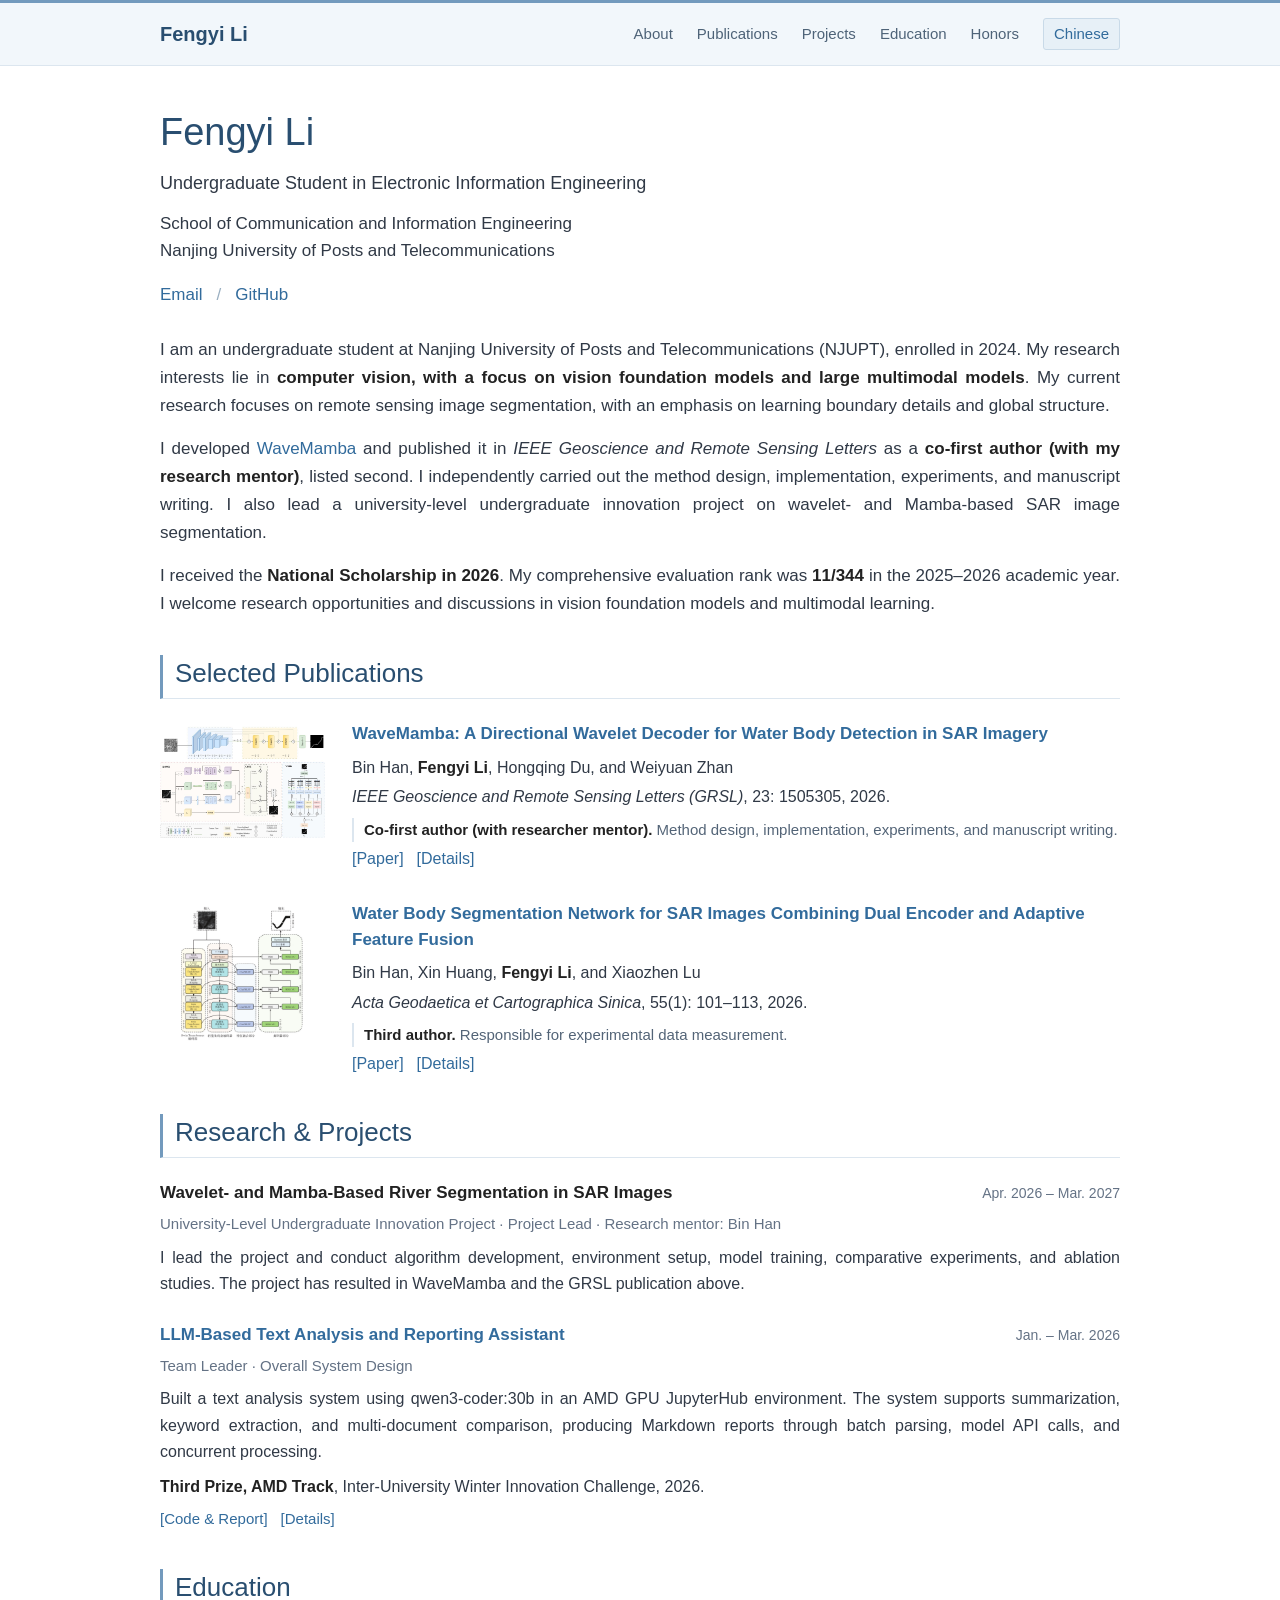
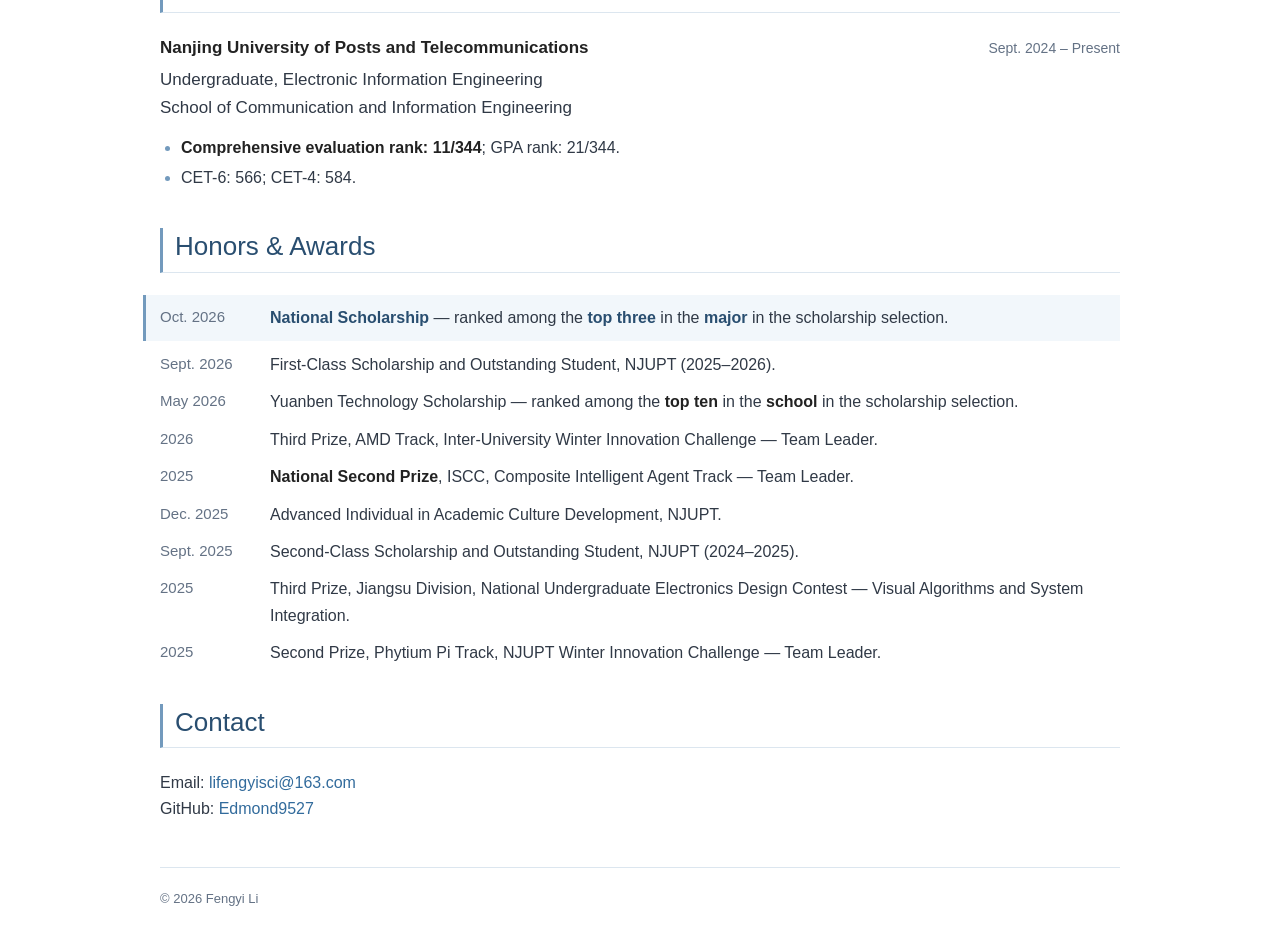
<file: index.html>
<!doctype html>
<html lang="en">
<head>
  <meta charset="utf-8">
  <meta name="viewport" content="width=device-width, initial-scale=1">
  <meta name="description" content="Fengyi Li, an undergraduate at Nanjing University of Posts and Telecommunications. Research interests: computer vision, with a focus on vision foundation models and large multimodal models.">
  <meta name="theme-color" content="#ffffff">
  <meta property="og:title" content="Fengyi Li">
  <meta property="og:description" content="Computer vision, vision foundation models, and large multimodal models.">
  <meta property="og:type" content="website">
  <link rel="canonical" href="https://edmond9527.github.io/">
  <title>Fengyi Li</title>
  <link rel="icon" href="assets/favicon.svg" type="image/svg+xml">
  <link rel="stylesheet" href="assets/style.css">
  <script src="assets/main.js" defer></script>
</head>
<body>
  <a class="skip-link" href="#main">Skip to content</a>
  <header class="site-header">
    <div class="container header-inner">
      <a class="site-name" href="./">Fengyi Li</a>
      <nav class="site-nav" aria-label="Main navigation">
        <a href="#about">About</a><a href="#research">Publications</a><a href="#projects">Projects</a><a href="#journey">Education</a><a href="#honors">Honors</a>
      <a class="language-switch" href="index.zh.html" lang="en" aria-label="Switch to Chinese">Chinese</a></nav>
    </div>
  </header>
  <main id="main" class="container">
    <section id="about" class="profile" aria-labelledby="profile-name">
      <h1 id="profile-name">Fengyi Li</h1>
      <p class="position">Undergraduate Student in Electronic Information Engineering</p>
      <p class="affiliation">School of Communication and Information Engineering<br>Nanjing University of Posts and Telecommunications</p>
      <p class="profile-links"><a href="mailto:lifengyisci@163.com">Email</a><span aria-hidden="true">/</span><a href="https://github.com/Edmond9527" target="_blank" rel="noopener noreferrer">GitHub</a></p>
      <div class="biography">
        <p>I am an undergraduate student at Nanjing University of Posts and Telecommunications (NJUPT), enrolled in 2024. My research interests lie in <strong>computer vision, with a focus on vision foundation models and large multimodal models</strong>. My current research focuses on remote sensing image segmentation, with an emphasis on learning boundary details and global structure.</p>
        <p>I developed <a href="projects/wavemamba.html">WaveMamba</a> and published it in <em>IEEE Geoscience and Remote Sensing Letters</em> as a <strong>co-first author (with my research mentor)</strong>, listed second. I independently carried out the method design, implementation, experiments, and manuscript writing. I also lead a university-level undergraduate innovation project on wavelet- and Mamba-based SAR image segmentation.</p>
        <p>I received the <strong>National Scholarship in 2026</strong>. My comprehensive evaluation rank was <strong>11/344</strong> in the 2025–2026 academic year. I welcome research opportunities and discussions in vision foundation models and multimodal learning.</p>
      </div>
    </section>
    <section id="research" aria-labelledby="publications-title">
      <h2 id="publications-title">Selected Publications</h2>
      <article class="publication">
        <a class="publication-image" href="projects/wavemamba.html" aria-label="Read about WaveMamba"><img src="assets/wavemamba-architecture.jpg" alt="WaveMamba architecture with a directional wavelet decoder and weighted Mamba blocks" width="1312" height="890"></a>
        <div class="publication-content">
          <h3><a href="https://doi.org/10.1109/LGRS.2026.3735322" target="_blank" rel="noopener noreferrer">WaveMamba: A Directional Wavelet Decoder for Water Body Detection in SAR Imagery</a></h3>
          <p class="authors">Bin Han, <strong>Fengyi Li</strong>, Hongqing Du, and Weiyuan Zhan</p>
          <p class="venue"><em>IEEE Geoscience and Remote Sensing Letters (GRSL)</em>, 23: 1505305, 2026.</p>
          <p class="contribution"><strong>Co-first author (with researcher mentor).</strong> Method design, implementation, experiments, and manuscript writing.</p>
          <p class="paper-links"><a href="https://doi.org/10.1109/LGRS.2026.3735322" target="_blank" rel="noopener noreferrer">[Paper]</a> <a href="projects/wavemamba.html">[Details]</a></p>
        </div>
      </article>
      <article class="publication">
        <a class="publication-image" href="projects/deaffnet.html"><img src="assets/deaffnet-architecture.jpg" alt="DEAFFNet architecture with dual encoders, adaptive feature fusion, and a decoder" width="1448" height="1560" loading="lazy"></a>
        <div class="publication-content">
          <h3><a href="projects/deaffnet.html">Water Body Segmentation Network for SAR Images Combining Dual Encoder and Adaptive Feature Fusion</a></h3>
          <p class="authors">Bin Han, Xin Huang, <strong>Fengyi Li</strong>, and Xiaozhen Lu</p>
          <p class="venue"><em>Acta Geodaetica et Cartographica Sinica</em>, 55(1): 101–113, 2026.</p>
          <p class="contribution"><strong>Third author.</strong> Responsible for experimental data measurement.</p>
          <p class="paper-links"><a href="http://xb.chinasmp.com/CN/10.11947/j.AGCS.2026.20250303" target="_blank" rel="noopener noreferrer">[Paper]</a> <a href="projects/deaffnet.html">[Details]</a></p>
        </div>
      </article>
    </section>
    <section id="projects" aria-labelledby="projects-title">
      <h2 id="projects-title">Research &amp; Projects</h2>
      <article class="experience">
        <div class="entry-heading"><h3>Wavelet- and Mamba-Based River Segmentation in SAR Images</h3><span class="date">Apr. 2026 – Mar. 2027</span></div>
        <p class="entry-meta">University-Level Undergraduate Innovation Project · Project Lead · Research mentor: Bin Han</p>
        <p>I lead the project and conduct algorithm development, environment setup, model training, comparative experiments, and ablation studies. The project has resulted in WaveMamba and the GRSL publication above.</p>
      </article>
      <article class="experience">
        <div class="entry-heading"><h3><a href="projects/report-assistant.html">LLM-Based Text Analysis and Reporting Assistant</a></h3><span class="date">Jan. – Mar. 2026</span></div>
        <p class="entry-meta">Team Leader · Overall System Design</p>
        <p>Built a text analysis system using qwen3-coder:30b in an AMD GPU JupyterHub environment. The system supports summarization, keyword extraction, and multi-document comparison, producing Markdown reports through batch parsing, model API calls, and concurrent processing.</p>
        <p class="project-award"><strong>Third Prize, AMD Track</strong>, Inter-University Winter Innovation Challenge, 2026.</p>
        <p class="paper-links"><a href="https://github.com/Edmond9527/03-bronze-lifengyi-Text_Analysis_and_Reporting_Assistant/tree/main/cases/2026-03-njupt-winter-camp/03-bronze-lifengyi-Text_Analysis_and_Reporting_Assistant-main" target="_blank" rel="noopener noreferrer">[Code &amp; Report]</a> <a href="projects/report-assistant.html">[Details]</a></p>
      </article>
    </section>
    <section id="journey" aria-labelledby="education-title">
      <h2 id="education-title">Education</h2>
      <div class="entry-heading"><h3>Nanjing University of Posts and Telecommunications</h3><span class="date">Sept. 2024 – Present</span></div>
      <p>Undergraduate, Electronic Information Engineering<br>School of Communication and Information Engineering</p>
      <ul class="education-list"><li><strong>Comprehensive evaluation rank: 11/344</strong>; GPA rank: 21/344.</li><li>CET-6: 566; CET-4: 584.</li></ul>
    </section>
    <section id="honors" aria-labelledby="honors-title">
      <h2 id="honors-title">Honors &amp; Awards</h2>
      <ul class="award-list">
        <li><span class="award-date">Oct. 2026</span><span><strong>National Scholarship</strong> — ranked among the <strong>top three</strong> in the <strong>major</strong> in the scholarship selection.</span></li>
        <li><span class="award-date">Sept. 2026</span><span>First-Class Scholarship and Outstanding Student, NJUPT (2025–2026).</span></li>
        <li><span class="award-date">May 2026</span><span>Yuanben Technology Scholarship — ranked among the <strong>top ten</strong> in the <strong>school</strong> in the scholarship selection.</span></li>
        <li><span class="award-date">2026</span><span>Third Prize, AMD Track, Inter-University Winter Innovation Challenge — Team Leader.</span></li>
        <li><span class="award-date">2025</span><span><strong>National Second Prize</strong>, ISCC, Composite Intelligent Agent Track — Team Leader.</span></li>
        <li><span class="award-date">Dec. 2025</span><span>Advanced Individual in Academic Culture Development, NJUPT.</span></li>
        <li><span class="award-date">Sept. 2025</span><span>Second-Class Scholarship and Outstanding Student, NJUPT (2024–2025).</span></li>
        <li><span class="award-date">2025</span><span>Third Prize, Jiangsu Division, National Undergraduate Electronics Design Contest — Visual Algorithms and System Integration.</span></li>
        <li><span class="award-date">2025</span><span>Second Prize, Phytium Pi Track, NJUPT Winter Innovation Challenge — Team Leader.</span></li>
      </ul>
    </section>
    <section id="contact" class="contact" aria-labelledby="contact-title"><h2 id="contact-title">Contact</h2><p>Email: <a href="mailto:lifengyisci@163.com">lifengyisci@163.com</a><br>GitHub: <a href="https://github.com/Edmond9527" target="_blank" rel="noopener noreferrer">Edmond9527</a></p></section>
  </main>
  <footer class="container site-footer">© <span data-year>2026</span> Fengyi Li</footer>
</body>
</html>
</file>
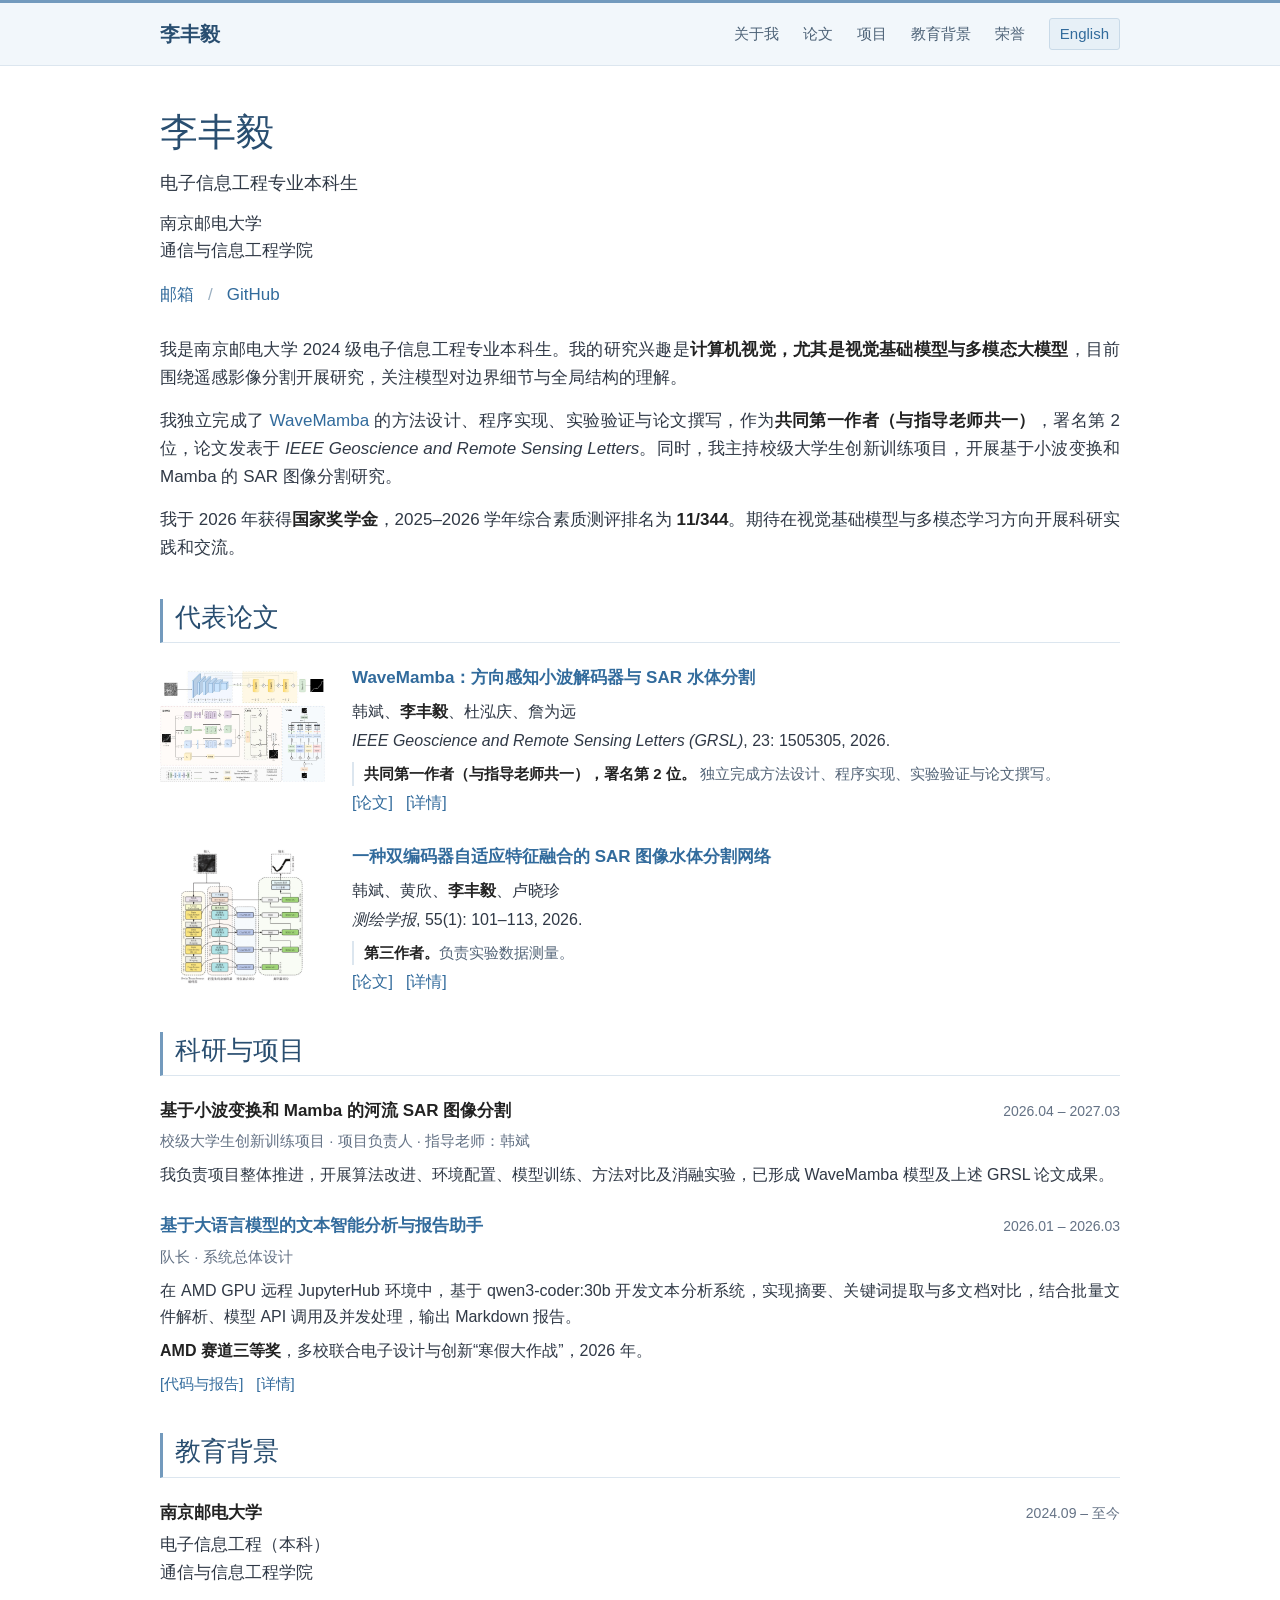
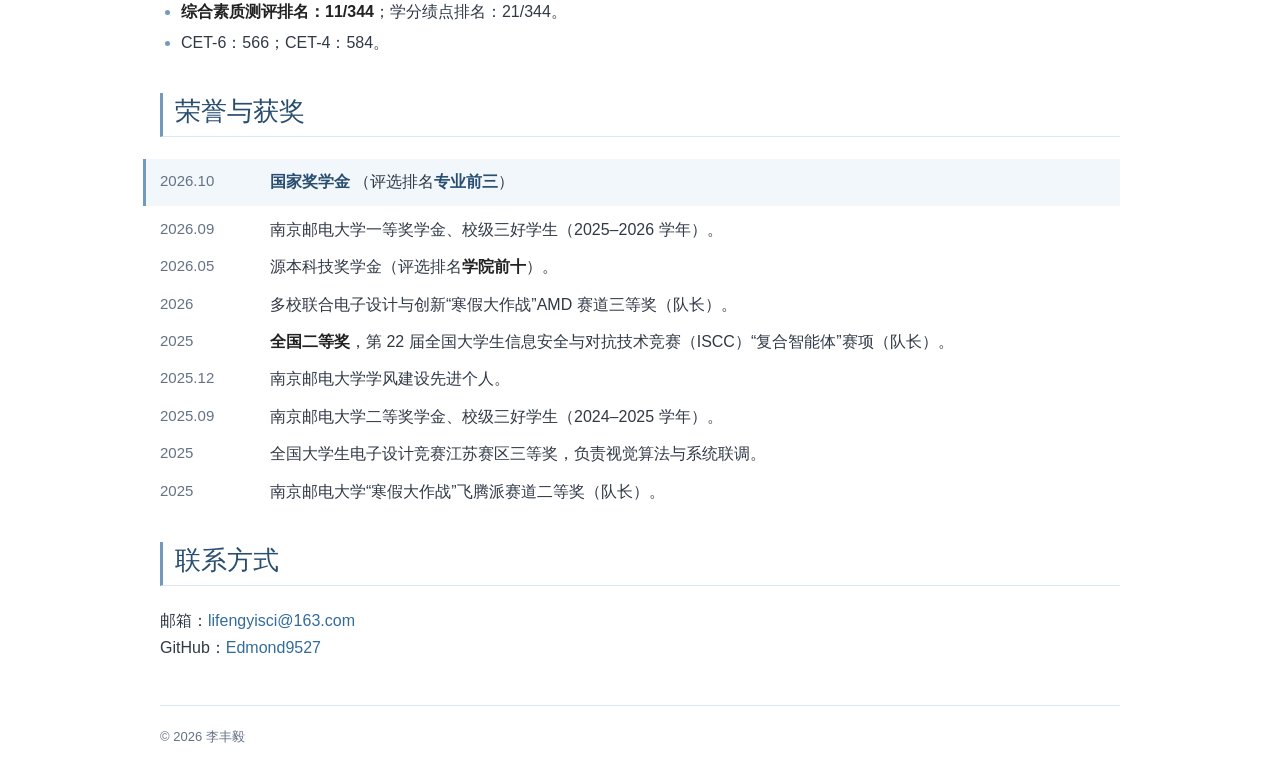
<file: index.zh.html>
<!doctype html>
<html lang="zh-CN">
<head>
  <meta charset="utf-8">
  <meta name="viewport" content="width=device-width, initial-scale=1">
  <meta name="description" content="李丰毅，南京邮电大学电子信息工程本科生。研究兴趣：计算机视觉，尤其是视觉基础模型与多模态大模型。">
  <meta name="theme-color" content="#ffffff">
  <meta property="og:title" content="李丰毅">
  <meta property="og:description" content="计算机视觉，尤其是视觉基础模型与多模态大模型。">
  <meta property="og:type" content="website">
  <link rel="canonical" href="https://edmond9527.github.io/index.zh.html">
  <title>李丰毅</title>
  <link rel="icon" href="assets/favicon.svg" type="image/svg+xml">
  <link rel="stylesheet" href="assets/style.css">
  <script src="assets/main.js" defer></script>
</head>
<body>
  <a class="skip-link" href="#main">跳转到正文</a>
  <header class="site-header">
    <div class="container header-inner">
      <a class="site-name" href="index.zh.html">李丰毅</a>
      <nav class="site-nav" aria-label="主导航">
        <a href="#about">关于我</a><a href="#research">论文</a><a href="#projects">项目</a><a href="#journey">教育背景</a><a href="#honors">荣誉</a>
      <a class="language-switch" href="index.html" lang="en" aria-label="切换至英文">English</a></nav>
    </div>
  </header>
  <main id="main" class="container">
    <section id="about" class="profile" aria-labelledby="profile-name">
      <h1 id="profile-name">李丰毅</h1>
      <p class="position">电子信息工程专业本科生</p>
      <p class="affiliation">南京邮电大学<br>通信与信息工程学院</p>
      <p class="profile-links"><a href="mailto:lifengyisci@163.com">邮箱</a><span aria-hidden="true">/</span><a href="https://github.com/Edmond9527" target="_blank" rel="noopener noreferrer">GitHub</a></p>
      <div class="biography">
        <p>我是南京邮电大学 2024 级电子信息工程专业本科生。我的研究兴趣是<strong>计算机视觉，尤其是视觉基础模型与多模态大模型</strong>，目前围绕遥感影像分割开展研究，关注模型对边界细节与全局结构的理解。</p>
        <p>我独立完成了 <a href="projects/wavemamba.zh.html">WaveMamba</a> 的方法设计、程序实现、实验验证与论文撰写，作为<strong>共同第一作者（与指导老师共一）</strong>，署名第 2 位，论文发表于 <em>IEEE Geoscience and Remote Sensing Letters</em>。同时，我主持校级大学生创新训练项目，开展基于小波变换和 Mamba 的 SAR 图像分割研究。</p>
        <p>我于 2026 年获得<strong>国家奖学金</strong>，2025–2026 学年综合素质测评排名为 <strong>11/344</strong>。期待在视觉基础模型与多模态学习方向开展科研实践和交流。</p>
      </div>
    </section>
    <section id="research" aria-labelledby="publications-title">
      <h2 id="publications-title">代表论文</h2>
      <article class="publication">
        <a class="publication-image" href="projects/wavemamba.zh.html" aria-label="查看 WaveMamba 研究详情"><img src="assets/wavemamba-architecture.jpg" alt="WaveMamba 模型结构：方向感知小波解码器与加权 Mamba 模块" width="1312" height="890"></a>
        <div class="publication-content">
          <h3><a href="https://doi.org/10.1109/LGRS.2026.3735322" target="_blank" rel="noopener noreferrer">WaveMamba：方向感知小波解码器与 SAR 水体分割</a></h3>
          <p class="authors">韩斌、<strong>李丰毅</strong>、杜泓庆、詹为远</p>
          <p class="venue"><em>IEEE Geoscience and Remote Sensing Letters (GRSL)</em>, 23: 1505305, 2026.</p>
          <p class="contribution"><strong>共同第一作者（与指导老师共一），署名第 2 位。</strong> 独立完成方法设计、程序实现、实验验证与论文撰写。</p>
          <p class="paper-links"><a href="https://doi.org/10.1109/LGRS.2026.3735322" target="_blank" rel="noopener noreferrer">[论文]</a> <a href="projects/wavemamba.zh.html">[详情]</a></p>
        </div>
      </article>
      <article class="publication">
        <a class="publication-image" href="projects/deaffnet.zh.html"><img src="assets/deaffnet-architecture.jpg" alt="DEAFFNet 双编码器、自适应特征融合与解码器整体结构" width="1448" height="1560" loading="lazy"></a>
        <div class="publication-content">
          <h3><a href="projects/deaffnet.zh.html">一种双编码器自适应特征融合的 SAR 图像水体分割网络</a></h3>
          <p class="authors">韩斌、黄欣、<strong>李丰毅</strong>、卢晓珍</p>
          <p class="venue"><em>测绘学报</em>, 55(1): 101–113, 2026.</p>
          <p class="contribution"><strong>第三作者。</strong>负责实验数据测量。</p>
          <p class="paper-links"><a href="http://xb.chinasmp.com/CN/10.11947/j.AGCS.2026.20250303" target="_blank" rel="noopener noreferrer">[论文]</a> <a href="projects/deaffnet.zh.html">[详情]</a></p>
        </div>
      </article>
    </section>
    <section id="projects" aria-labelledby="projects-title">
      <h2 id="projects-title">科研与项目</h2>
      <article class="experience">
        <div class="entry-heading"><h3>基于小波变换和 Mamba 的河流 SAR 图像分割</h3><span class="date">2026.04 – 2027.03</span></div>
        <p class="entry-meta">校级大学生创新训练项目 · 项目负责人 · 指导老师：韩斌</p>
        <p>我负责项目整体推进，开展算法改进、环境配置、模型训练、方法对比及消融实验，已形成 WaveMamba 模型及上述 GRSL 论文成果。</p>
      </article>
      <article class="experience">
        <div class="entry-heading"><h3><a href="projects/report-assistant.zh.html">基于大语言模型的文本智能分析与报告助手</a></h3><span class="date">2026.01 – 2026.03</span></div>
        <p class="entry-meta">队长 · 系统总体设计</p>
        <p>在 AMD GPU 远程 JupyterHub 环境中，基于 qwen3-coder:30b 开发文本分析系统，实现摘要、关键词提取与多文档对比，结合批量文件解析、模型 API 调用及并发处理，输出 Markdown 报告。</p>
        <p class="project-award"><strong>AMD 赛道三等奖</strong>，多校联合电子设计与创新“寒假大作战”，2026 年。</p>
        <p class="paper-links"><a href="https://github.com/Edmond9527/03-bronze-lifengyi-Text_Analysis_and_Reporting_Assistant/tree/main/cases/2026-03-njupt-winter-camp/03-bronze-lifengyi-Text_Analysis_and_Reporting_Assistant-main" target="_blank" rel="noopener noreferrer">[代码与报告]</a> <a href="projects/report-assistant.zh.html">[详情]</a></p>
      </article>
    </section>
    <section id="journey" aria-labelledby="education-title">
      <h2 id="education-title">教育背景</h2>
      <div class="entry-heading"><h3>南京邮电大学</h3><span class="date">2024.09 – 至今</span></div>
      <p>电子信息工程（本科）<br>通信与信息工程学院</p>
      <ul class="education-list"><li><strong>综合素质测评排名：11/344</strong>；学分绩点排名：21/344。</li><li>CET-6：566；CET-4：584。</li></ul>
    </section>
    <section id="honors" aria-labelledby="honors-title">
      <h2 id="honors-title">荣誉与获奖</h2>
      <ul class="award-list">
        <li><span class="award-date">2026.10</span><span><strong>国家奖学金</strong> （评选排名<strong>专业</strong><strong>前三</strong>）</span></li>
        <li><span class="award-date">2026.09</span><span>南京邮电大学一等奖学金、校级三好学生（2025–2026 学年）。</span></li>
        <li><span class="award-date">2026.05</span><span>源本科技奖学金（评选排名<strong>学院</strong><strong>前十</strong>）。</span></li>
        <li><span class="award-date">2026</span><span>多校联合电子设计与创新“寒假大作战”AMD 赛道三等奖（队长）。</span></li>
        <li><span class="award-date">2025</span><span><strong>全国二等奖</strong>，第 22 届全国大学生信息安全与对抗技术竞赛（ISCC）“复合智能体”赛项（队长）。</span></li>
        <li><span class="award-date">2025.12</span><span>南京邮电大学学风建设先进个人。</span></li>
        <li><span class="award-date">2025.09</span><span>南京邮电大学二等奖学金、校级三好学生（2024–2025 学年）。</span></li>
        <li><span class="award-date">2025</span><span>全国大学生电子设计竞赛江苏赛区三等奖，负责视觉算法与系统联调。</span></li>
        <li><span class="award-date">2025</span><span>南京邮电大学“寒假大作战”飞腾派赛道二等奖（队长）。</span></li>
      </ul>
    </section>
    <section id="contact" class="contact" aria-labelledby="contact-title"><h2 id="contact-title">联系方式</h2><p>邮箱：<a href="mailto:lifengyisci@163.com">lifengyisci@163.com</a><br>GitHub：<a href="https://github.com/Edmond9527" target="_blank" rel="noopener noreferrer">Edmond9527</a></p></section>
  </main>
  <footer class="container site-footer">© <span data-year>2026</span> 李丰毅</footer>
</body>
</html>
</file>
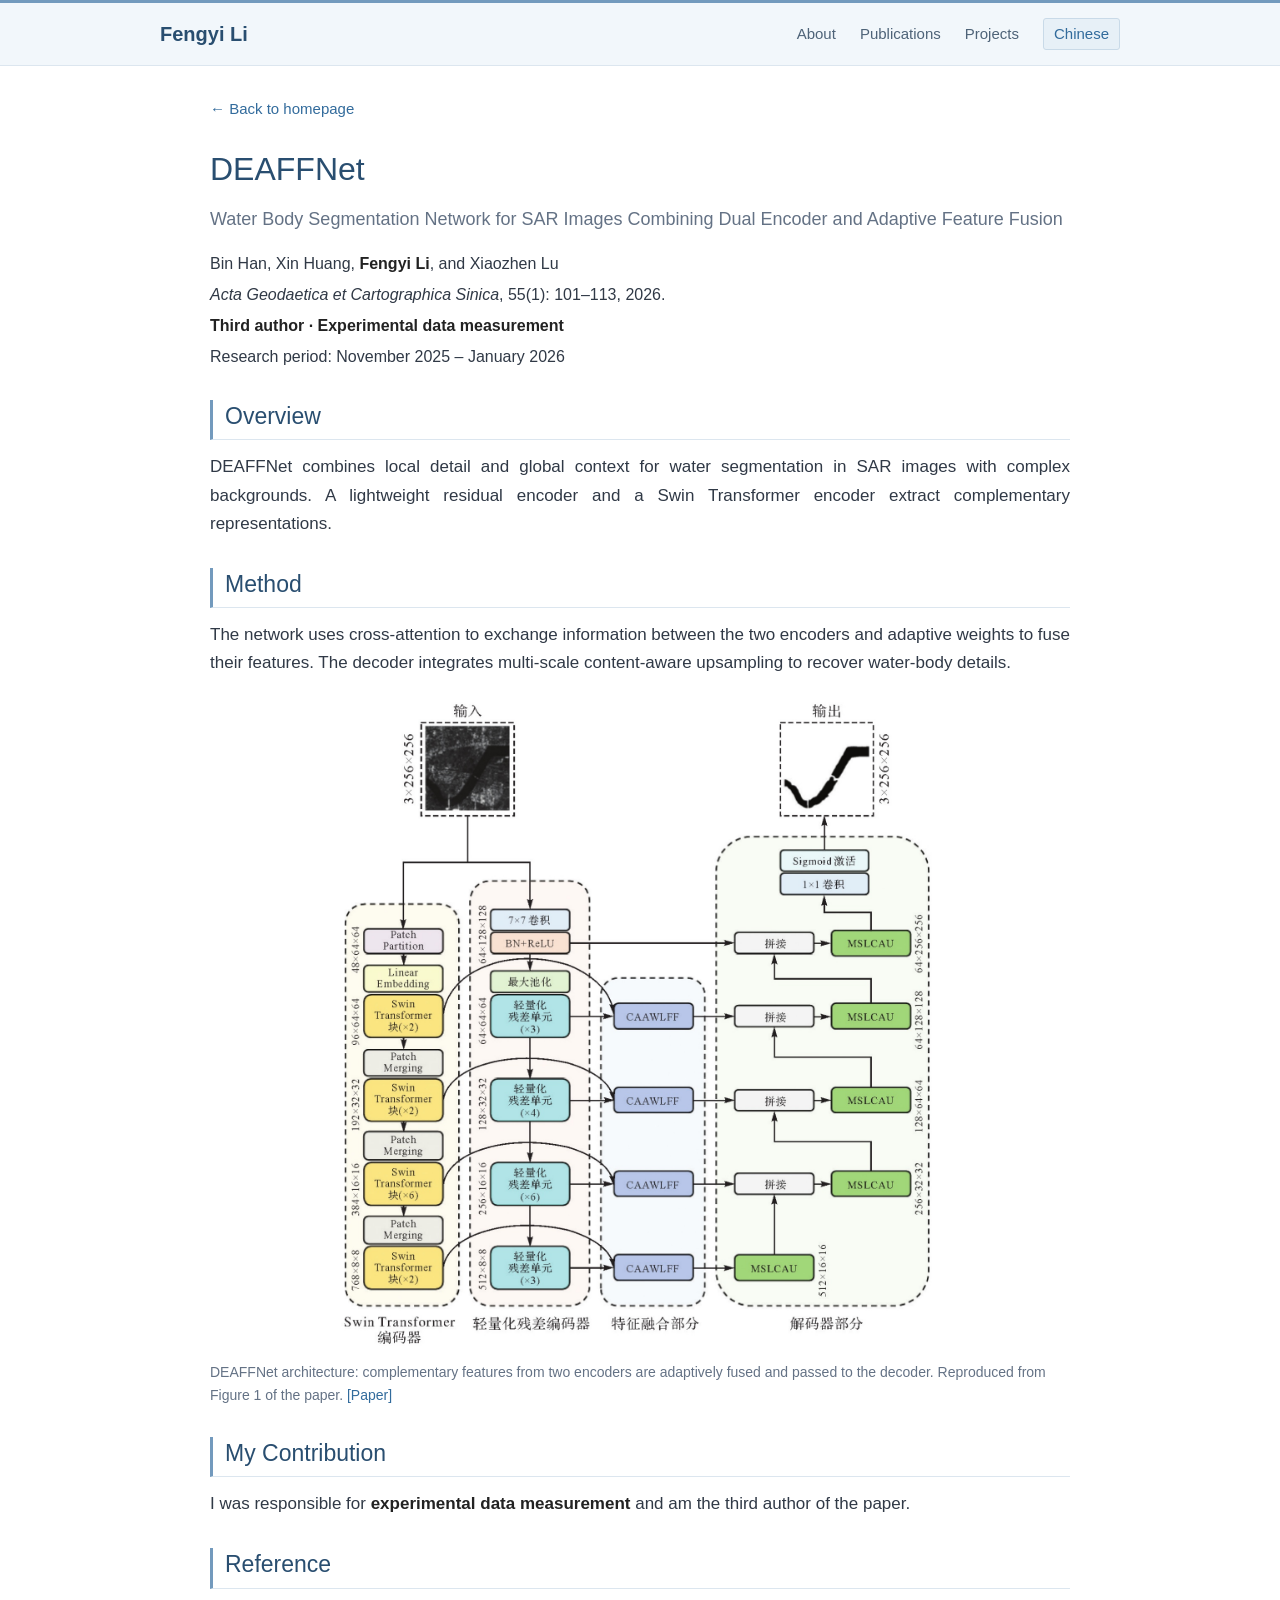
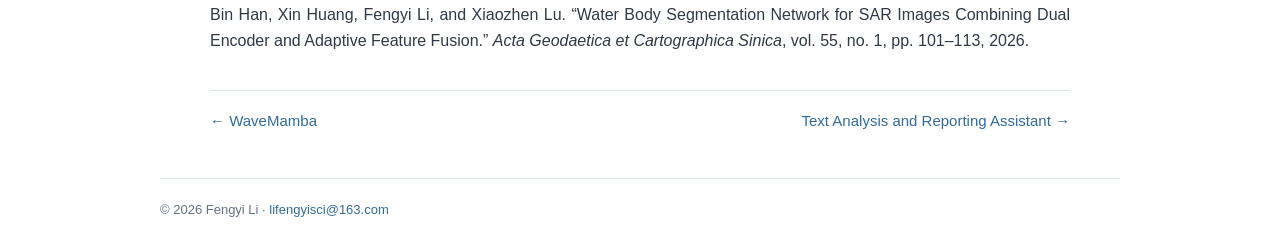
<file: projects/deaffnet.html>
<!doctype html>
<html lang="en">
<head>
  <meta charset="utf-8">
  <meta name="viewport" content="width=device-width, initial-scale=1">
  <meta name="description" content="DEAFFNet: dual-encoder adaptive feature fusion for SAR water segmentation. Fengyi Li: third author, experimental data measurement.">
  <meta name="theme-color" content="#ffffff">
  <title>DEAFFNet | Fengyi Li</title>
  <link rel="icon" href="../assets/favicon.svg" type="image/svg+xml">
  <link rel="stylesheet" href="../assets/style.css">
  <script src="../assets/main.js" defer></script>
</head>
<body>
  <a class="skip-link" href="#main">Skip to content</a>
  <header class="site-header"><div class="container header-inner"><a class="site-name" href="../index.html">Fengyi Li</a><nav class="site-nav" aria-label="Main navigation"><a href="../index.html#about">About</a><a href="../index.html#research">Publications</a><a href="../index.html#projects">Projects</a><a class="language-switch" href="deaffnet.zh.html" lang="en" aria-label="Switch to Chinese">Chinese</a></nav></div></header>
  <main id="main" class="container project-main">
    <a class="back-link" href="../index.html#research">← Back to homepage</a>
    <header class="project-header"><h1>DEAFFNet</h1><p class="project-subtitle">Water Body Segmentation Network for SAR Images Combining Dual Encoder and Adaptive Feature Fusion</p><div class="project-meta"><p>Bin Han, Xin Huang, <strong>Fengyi Li</strong>, and Xiaozhen Lu</p><p><em>Acta Geodaetica et Cartographica Sinica</em>, 55(1): 101–113, 2026.</p><p><strong>Third author · Experimental data measurement</strong></p><p>Research period: November 2025 – January 2026</p></div></header>
    <section id="overview"><h2>Overview</h2><p>DEAFFNet combines local detail and global context for water segmentation in SAR images with complex backgrounds. A lightweight residual encoder and a Swin Transformer encoder extract complementary representations.</p></section>
    <section id="method"><h2>Method</h2><p>The network uses cross-attention to exchange information between the two encoders and adaptive weights to fuse their features. The decoder integrates multi-scale content-aware upsampling to recover water-body details.</p><figure class="paper-figure"><a href="../assets/deaffnet-architecture.jpg"><img src="../assets/deaffnet-architecture.jpg" alt="Overall architecture of DEAFFNet" width="1448" height="1560" loading="lazy"></a><figcaption>DEAFFNet architecture: complementary features from two encoders are adaptively fused and passed to the decoder. Reproduced from Figure 1 of the paper. <a href="http://xb.chinasmp.com/CN/10.11947/j.AGCS.2026.20250303" target="_blank" rel="noopener noreferrer">[Paper]</a></figcaption></figure></section>
    <section id="contribution"><h2>My Contribution</h2><p>I was responsible for <strong>experimental data measurement</strong> and am the third author of the paper.</p></section>
    <section id="citation"><h2>Reference</h2><p class="citation">Bin Han, Xin Huang, Fengyi Li, and Xiaozhen Lu. “Water Body Segmentation Network for SAR Images Combining Dual Encoder and Adaptive Feature Fusion.” <em>Acta Geodaetica et Cartographica Sinica</em>, vol. 55, no. 1, pp. 101–113, 2026.</p></section>
    <nav class="project-navigation" aria-label="Project navigation"><a href="wavemamba.html">← WaveMamba</a><a href="report-assistant.html">Text Analysis and Reporting Assistant →</a></nav>
  </main>
  <footer class="container site-footer">© <span data-year>2026</span> Fengyi Li · <a href="mailto:lifengyisci@163.com">lifengyisci@163.com</a></footer>
</body>
</html>
</file>
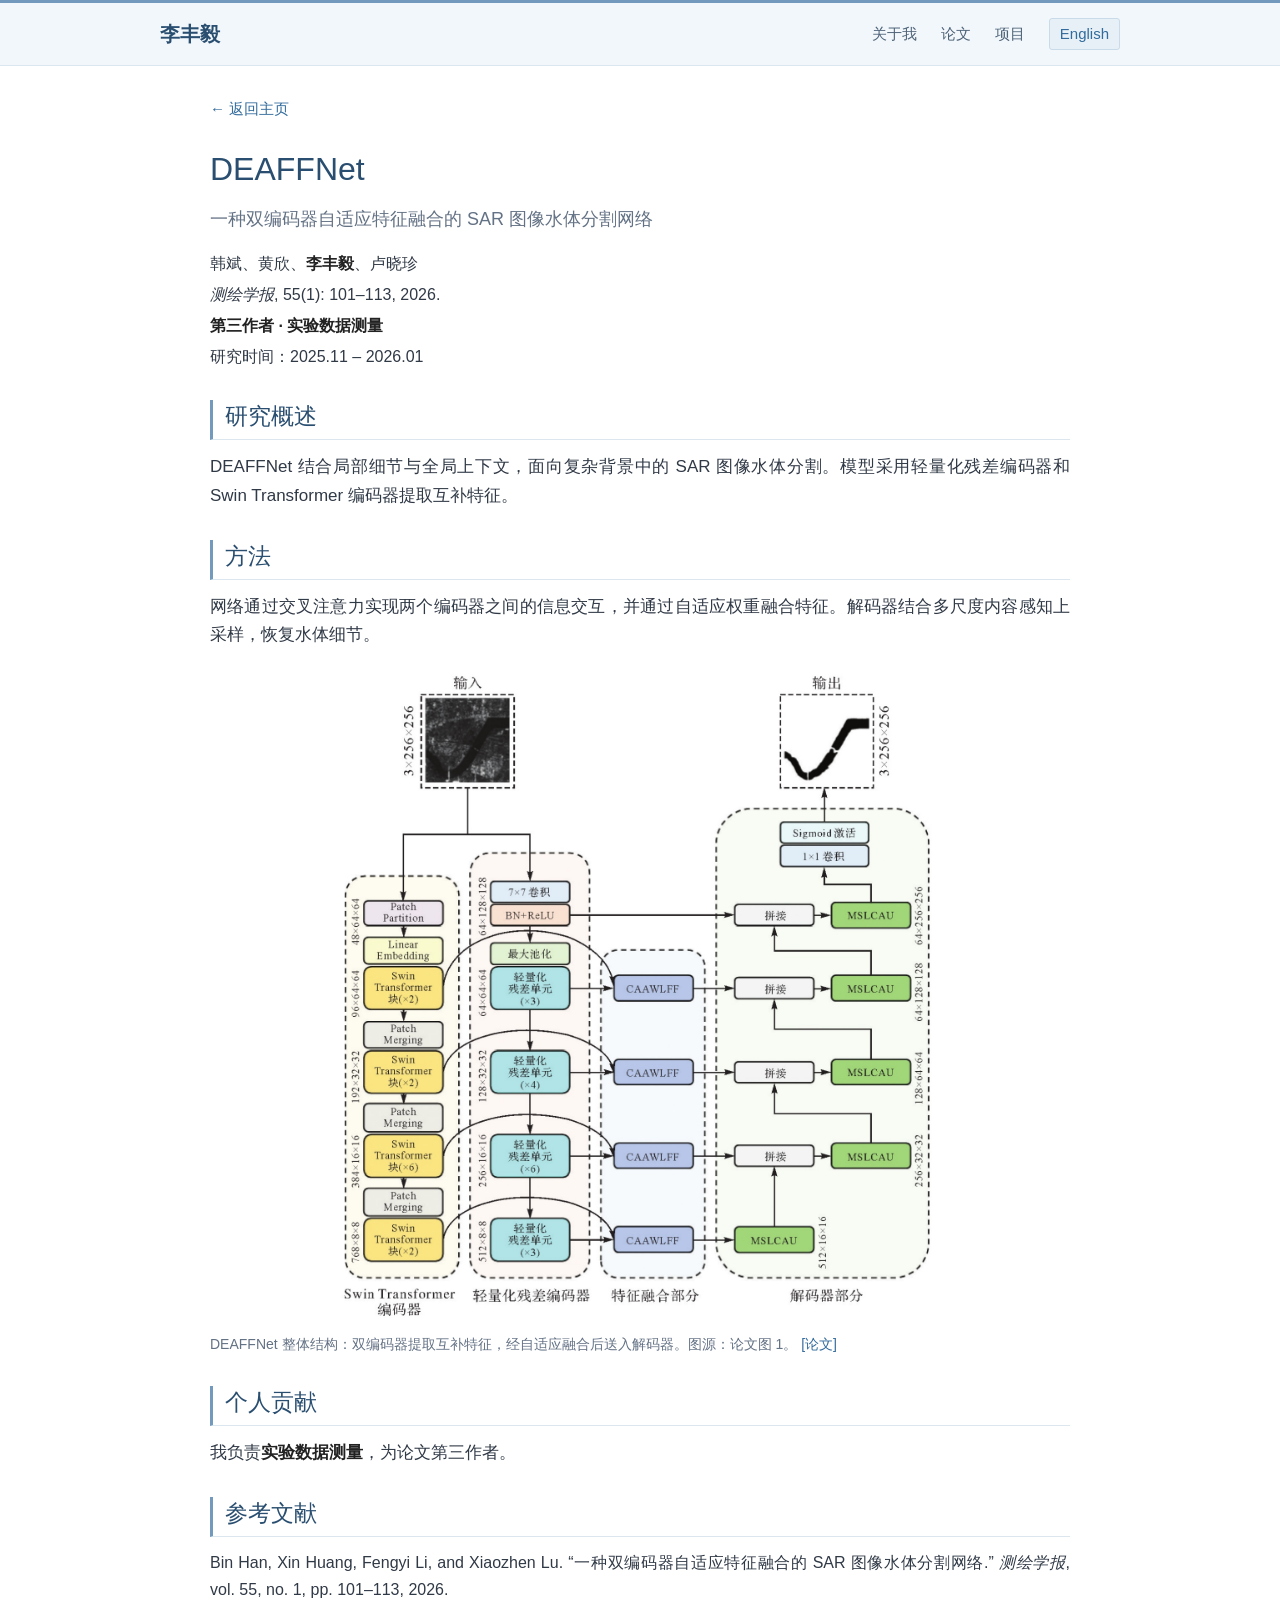
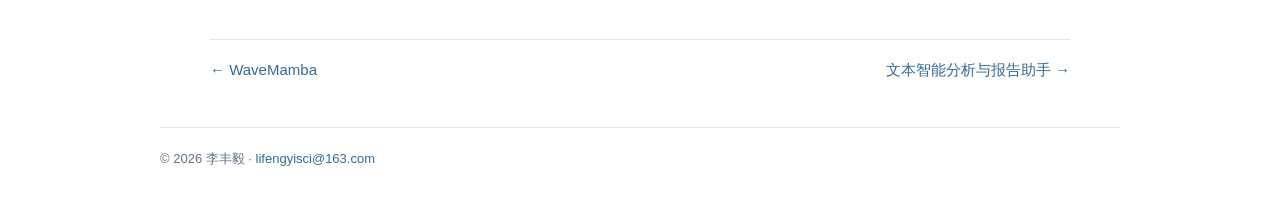
<file: projects/deaffnet.zh.html>
<!doctype html>
<html lang="zh-CN">
<head>
  <meta charset="utf-8">
  <meta name="viewport" content="width=device-width, initial-scale=1">
  <meta name="description" content="DEAFFNet：双编码器自适应特征融合的 SAR 水体分割。李丰毅为第三作者，负责实验数据测量。">
  <meta name="theme-color" content="#ffffff">
  <title>DEAFFNet | 李丰毅</title>
  <link rel="icon" href="../assets/favicon.svg" type="image/svg+xml">
  <link rel="stylesheet" href="../assets/style.css">
  <script src="../assets/main.js" defer></script>
</head>
<body>
  <a class="skip-link" href="#main">跳转到正文</a>
  <header class="site-header"><div class="container header-inner"><a class="site-name" href="../index.zh.html">李丰毅</a><nav class="site-nav" aria-label="主导航"><a href="../index.zh.html#about">关于我</a><a href="../index.zh.html#research">论文</a><a href="../index.zh.html#projects">项目</a><a class="language-switch" href="deaffnet.html" lang="en" aria-label="切换至英文">English</a></nav></div></header>
  <main id="main" class="container project-main">
    <a class="back-link" href="../index.zh.html#research">← 返回主页</a>
    <header class="project-header"><h1>DEAFFNet</h1><p class="project-subtitle">一种双编码器自适应特征融合的 SAR 图像水体分割网络</p><div class="project-meta"><p>韩斌、黄欣、<strong>李丰毅</strong>、卢晓珍</p><p><em>测绘学报</em>, 55(1): 101–113, 2026.</p><p><strong>第三作者 · 实验数据测量</strong></p><p>研究时间：2025.11 – 2026.01</p></div></header>
    <section id="overview"><h2>研究概述</h2><p>DEAFFNet 结合局部细节与全局上下文，面向复杂背景中的 SAR 图像水体分割。模型采用轻量化残差编码器和 Swin Transformer 编码器提取互补特征。</p></section>
    <section id="method"><h2>方法</h2><p>网络通过交叉注意力实现两个编码器之间的信息交互，并通过自适应权重融合特征。解码器结合多尺度内容感知上采样，恢复水体细节。</p><figure class="paper-figure"><a href="../assets/deaffnet-architecture.jpg"><img src="../assets/deaffnet-architecture.jpg" alt="DEAFFNet 整体结构" width="1448" height="1560" loading="lazy"></a><figcaption>DEAFFNet 整体结构：双编码器提取互补特征，经自适应融合后送入解码器。图源：论文图 1。 <a href="http://xb.chinasmp.com/CN/10.11947/j.AGCS.2026.20250303" target="_blank" rel="noopener noreferrer">[论文]</a></figcaption></figure></section>
    <section id="contribution"><h2>个人贡献</h2><p>我负责<strong>实验数据测量</strong>，为论文第三作者。</p></section>
    <section id="citation"><h2>参考文献</h2><p class="citation">Bin Han, Xin Huang, Fengyi Li, and Xiaozhen Lu. “一种双编码器自适应特征融合的 SAR 图像水体分割网络.” <em>测绘学报</em>, vol. 55, no. 1, pp. 101–113, 2026.</p></section>
    <nav class="project-navigation" aria-label="项目导航"><a href="wavemamba.zh.html">← WaveMamba</a><a href="report-assistant.zh.html">文本智能分析与报告助手 →</a></nav>
  </main>
  <footer class="container site-footer">© <span data-year>2026</span> 李丰毅 · <a href="mailto:lifengyisci@163.com">lifengyisci@163.com</a></footer>
</body>
</html>
</file>
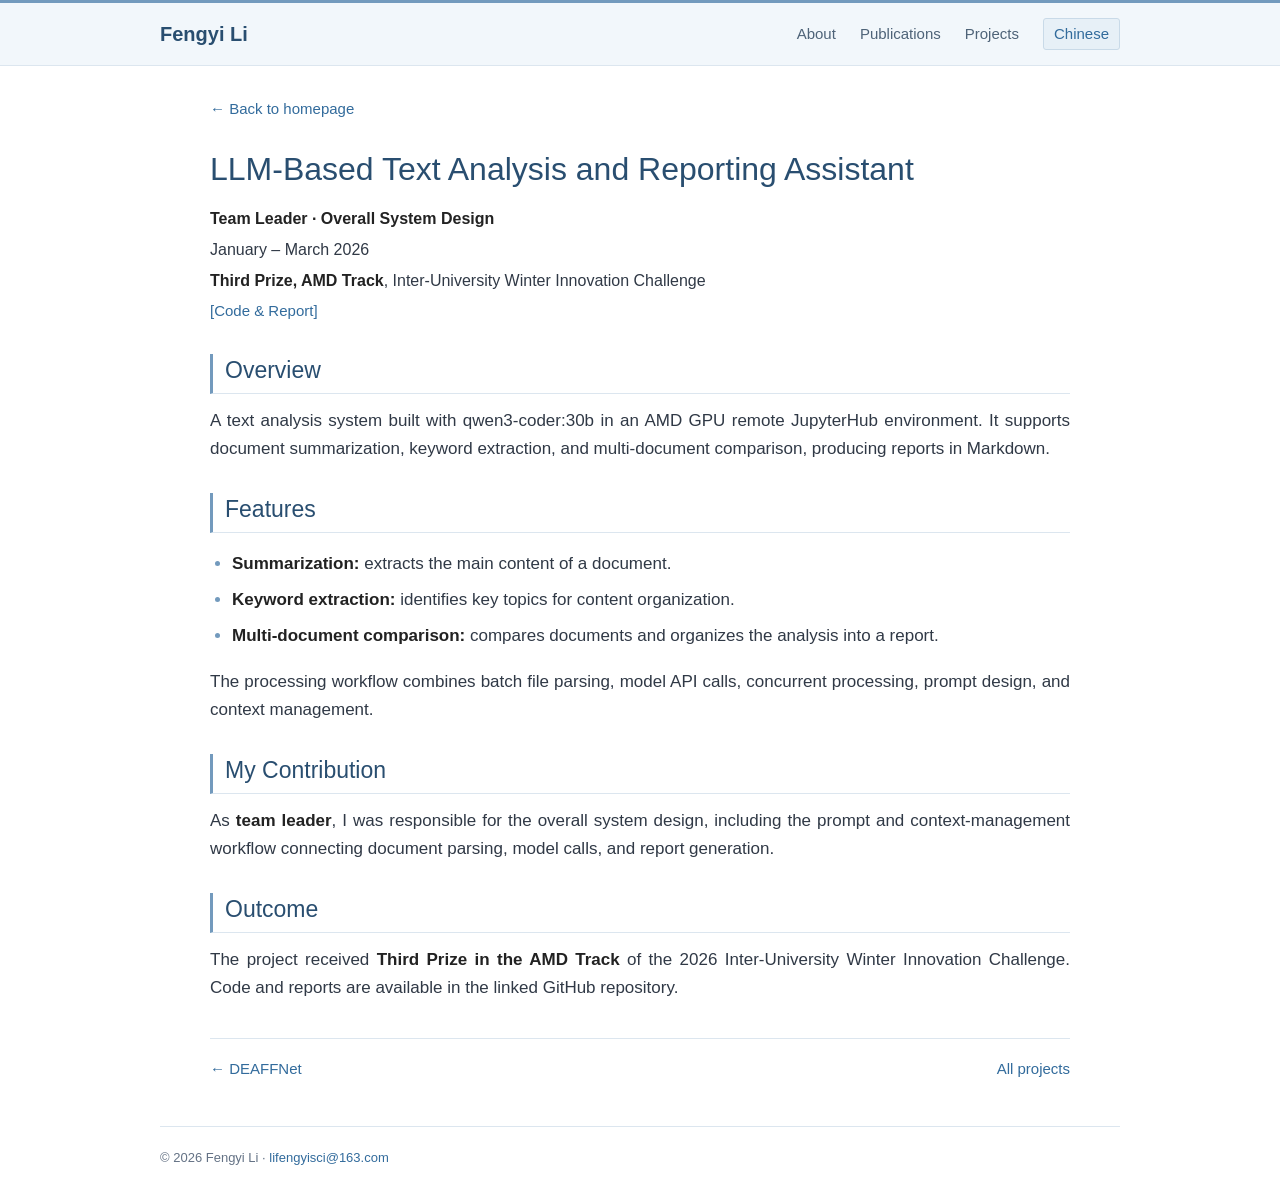
<file: projects/report-assistant.html>
<!doctype html>
<html lang="en">
<head>
  <meta charset="utf-8">
  <meta name="viewport" content="width=device-width, initial-scale=1">
  <meta name="description" content="An LLM-based text analysis and reporting project led by Fengyi Li, awarded Third Prize in the AMD Track.">
  <meta name="theme-color" content="#ffffff">
  <title>Text Analysis and Reporting Assistant | Fengyi Li</title>
  <link rel="icon" href="../assets/favicon.svg" type="image/svg+xml">
  <link rel="stylesheet" href="../assets/style.css">
  <script src="../assets/main.js" defer></script>
</head>
<body>
  <a class="skip-link" href="#main">Skip to content</a>
  <header class="site-header"><div class="container header-inner"><a class="site-name" href="../index.html">Fengyi Li</a><nav class="site-nav" aria-label="Main navigation"><a href="../index.html#about">About</a><a href="../index.html#research">Publications</a><a href="../index.html#projects">Projects</a><a class="language-switch" href="report-assistant.zh.html" lang="en" aria-label="Switch to Chinese">Chinese</a></nav></div></header>
  <main id="main" class="container project-main">
    <a class="back-link" href="../index.html#research">← Back to homepage</a>
    <header class="project-header"><h1>LLM-Based Text Analysis and Reporting Assistant</h1><div class="project-meta"><p><strong>Team Leader · Overall System Design</strong></p><p>January – March 2026</p><p><strong>Third Prize, AMD Track</strong>, Inter-University Winter Innovation Challenge</p><p class="paper-links"><a href="https://github.com/Edmond9527/03-bronze-lifengyi-Text_Analysis_and_Reporting_Assistant/tree/main/cases/2026-03-njupt-winter-camp/03-bronze-lifengyi-Text_Analysis_and_Reporting_Assistant-main" target="_blank" rel="noopener noreferrer">[Code &amp; Report]</a></p></div></header>
    <section id="overview"><h2>Overview</h2><p>A text analysis system built with qwen3-coder:30b in an AMD GPU remote JupyterHub environment. It supports document summarization, keyword extraction, and multi-document comparison, producing reports in Markdown.</p></section>
    <section id="features"><h2>Features</h2><ul><li><strong>Summarization:</strong> extracts the main content of a document.</li><li><strong>Keyword extraction:</strong> identifies key topics for content organization.</li><li><strong>Multi-document comparison:</strong> compares documents and organizes the analysis into a report.</li></ul><p>The processing workflow combines batch file parsing, model API calls, concurrent processing, prompt design, and context management.</p></section>
    <section id="contribution"><h2>My Contribution</h2><p>As <strong>team leader</strong>, I was responsible for the overall system design, including the prompt and context-management workflow connecting document parsing, model calls, and report generation.</p></section>
    <section id="outcome"><h2>Outcome</h2><p>The project received <strong>Third Prize in the AMD Track</strong> of the 2026 Inter-University Winter Innovation Challenge. Code and reports are available in the linked GitHub repository.</p></section>
    <nav class="project-navigation" aria-label="Project navigation"><a href="deaffnet.html">← DEAFFNet</a><a href="../index.html#projects">All projects</a></nav>
  </main>
  <footer class="container site-footer">© <span data-year>2026</span> Fengyi Li · <a href="mailto:lifengyisci@163.com">lifengyisci@163.com</a></footer>
</body>
</html>
</file>
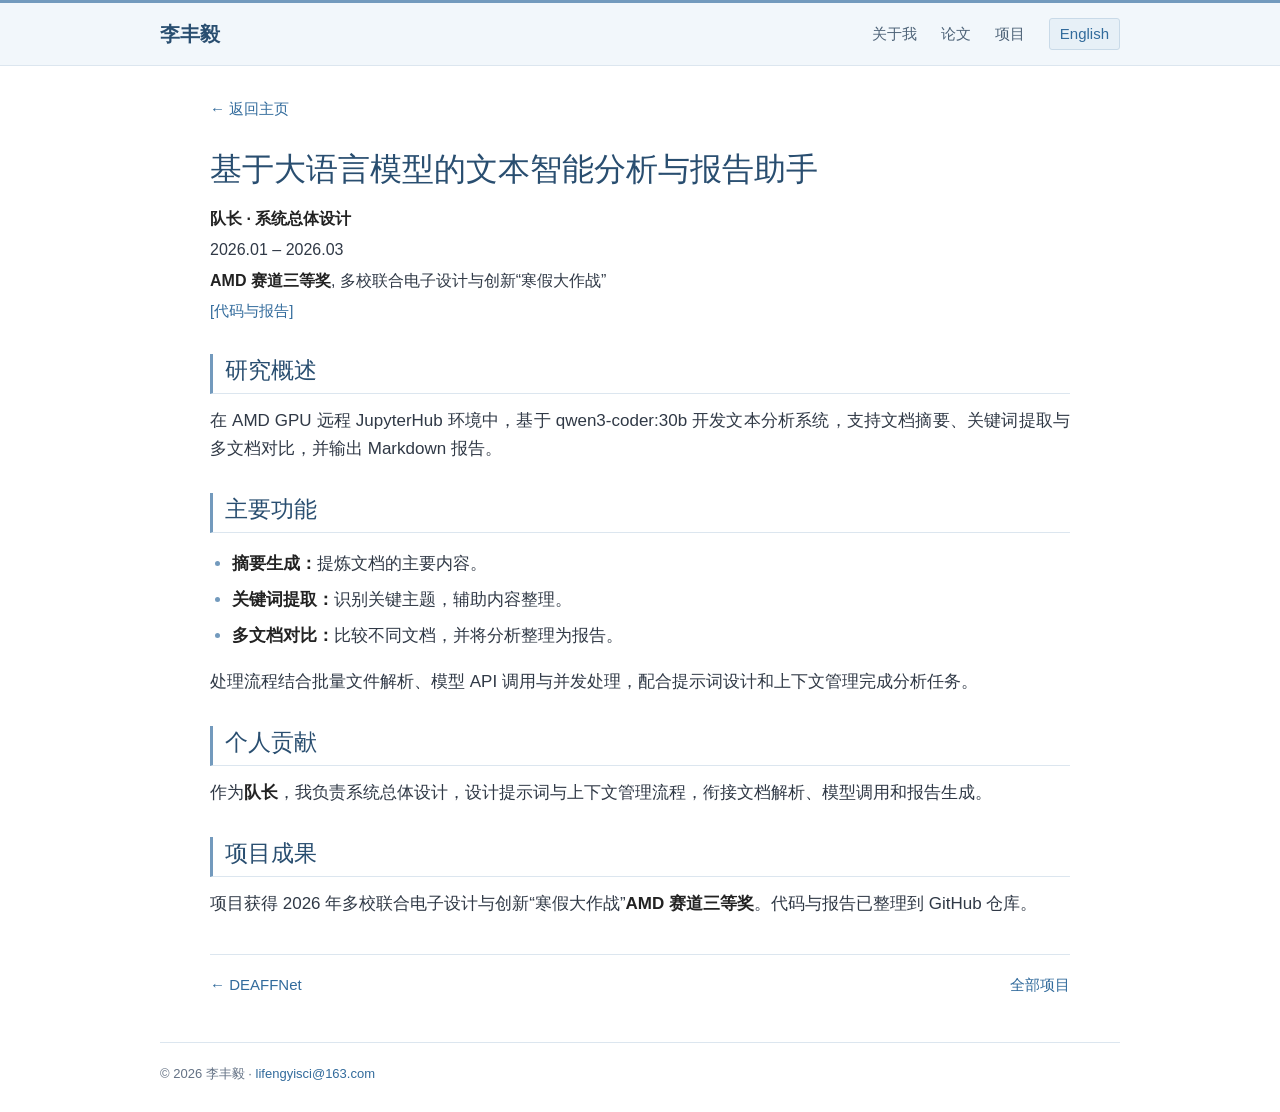
<file: projects/report-assistant.zh.html>
<!doctype html>
<html lang="zh-CN">
<head>
  <meta charset="utf-8">
  <meta name="viewport" content="width=device-width, initial-scale=1">
  <meta name="description" content="李丰毅带队开发的文本智能分析与报告助手，获 AMD 赛道三等奖。">
  <meta name="theme-color" content="#ffffff">
  <title>文本智能分析与报告助手 | 李丰毅</title>
  <link rel="icon" href="../assets/favicon.svg" type="image/svg+xml">
  <link rel="stylesheet" href="../assets/style.css">
  <script src="../assets/main.js" defer></script>
</head>
<body>
  <a class="skip-link" href="#main">跳转到正文</a>
  <header class="site-header"><div class="container header-inner"><a class="site-name" href="../index.zh.html">李丰毅</a><nav class="site-nav" aria-label="主导航"><a href="../index.zh.html#about">关于我</a><a href="../index.zh.html#research">论文</a><a href="../index.zh.html#projects">项目</a><a class="language-switch" href="report-assistant.html" lang="en" aria-label="切换至英文">English</a></nav></div></header>
  <main id="main" class="container project-main">
    <a class="back-link" href="../index.zh.html#research">← 返回主页</a>
    <header class="project-header"><h1>基于大语言模型的文本智能分析与报告助手</h1><div class="project-meta"><p><strong>队长 · 系统总体设计</strong></p><p>2026.01 – 2026.03</p><p><strong>AMD 赛道三等奖</strong>, 多校联合电子设计与创新“寒假大作战”</p><p class="paper-links"><a href="https://github.com/Edmond9527/03-bronze-lifengyi-Text_Analysis_and_Reporting_Assistant/tree/main/cases/2026-03-njupt-winter-camp/03-bronze-lifengyi-Text_Analysis_and_Reporting_Assistant-main" target="_blank" rel="noopener noreferrer">[代码与报告]</a></p></div></header>
    <section id="overview"><h2>研究概述</h2><p>在 AMD GPU 远程 JupyterHub 环境中，基于 qwen3-coder:30b 开发文本分析系统，支持文档摘要、关键词提取与多文档对比，并输出 Markdown 报告。</p></section>
    <section id="features"><h2>主要功能</h2><ul><li><strong>摘要生成：</strong>提炼文档的主要内容。</li><li><strong>关键词提取：</strong>识别关键主题，辅助内容整理。</li><li><strong>多文档对比：</strong>比较不同文档，并将分析整理为报告。</li></ul><p>处理流程结合批量文件解析、模型 API 调用与并发处理，配合提示词设计和上下文管理完成分析任务。</p></section>
    <section id="contribution"><h2>个人贡献</h2><p>作为<strong>队长</strong>，我负责系统总体设计，设计提示词与上下文管理流程，衔接文档解析、模型调用和报告生成。</p></section>
    <section id="outcome"><h2>项目成果</h2><p>项目获得 2026 年多校联合电子设计与创新“寒假大作战”<strong>AMD 赛道三等奖</strong>。代码与报告已整理到 GitHub 仓库。</p></section>
    <nav class="project-navigation" aria-label="项目导航"><a href="deaffnet.zh.html">← DEAFFNet</a><a href="../index.zh.html#projects">全部项目</a></nav>
  </main>
  <footer class="container site-footer">© <span data-year>2026</span> 李丰毅 · <a href="mailto:lifengyisci@163.com">lifengyisci@163.com</a></footer>
</body>
</html>
</file>
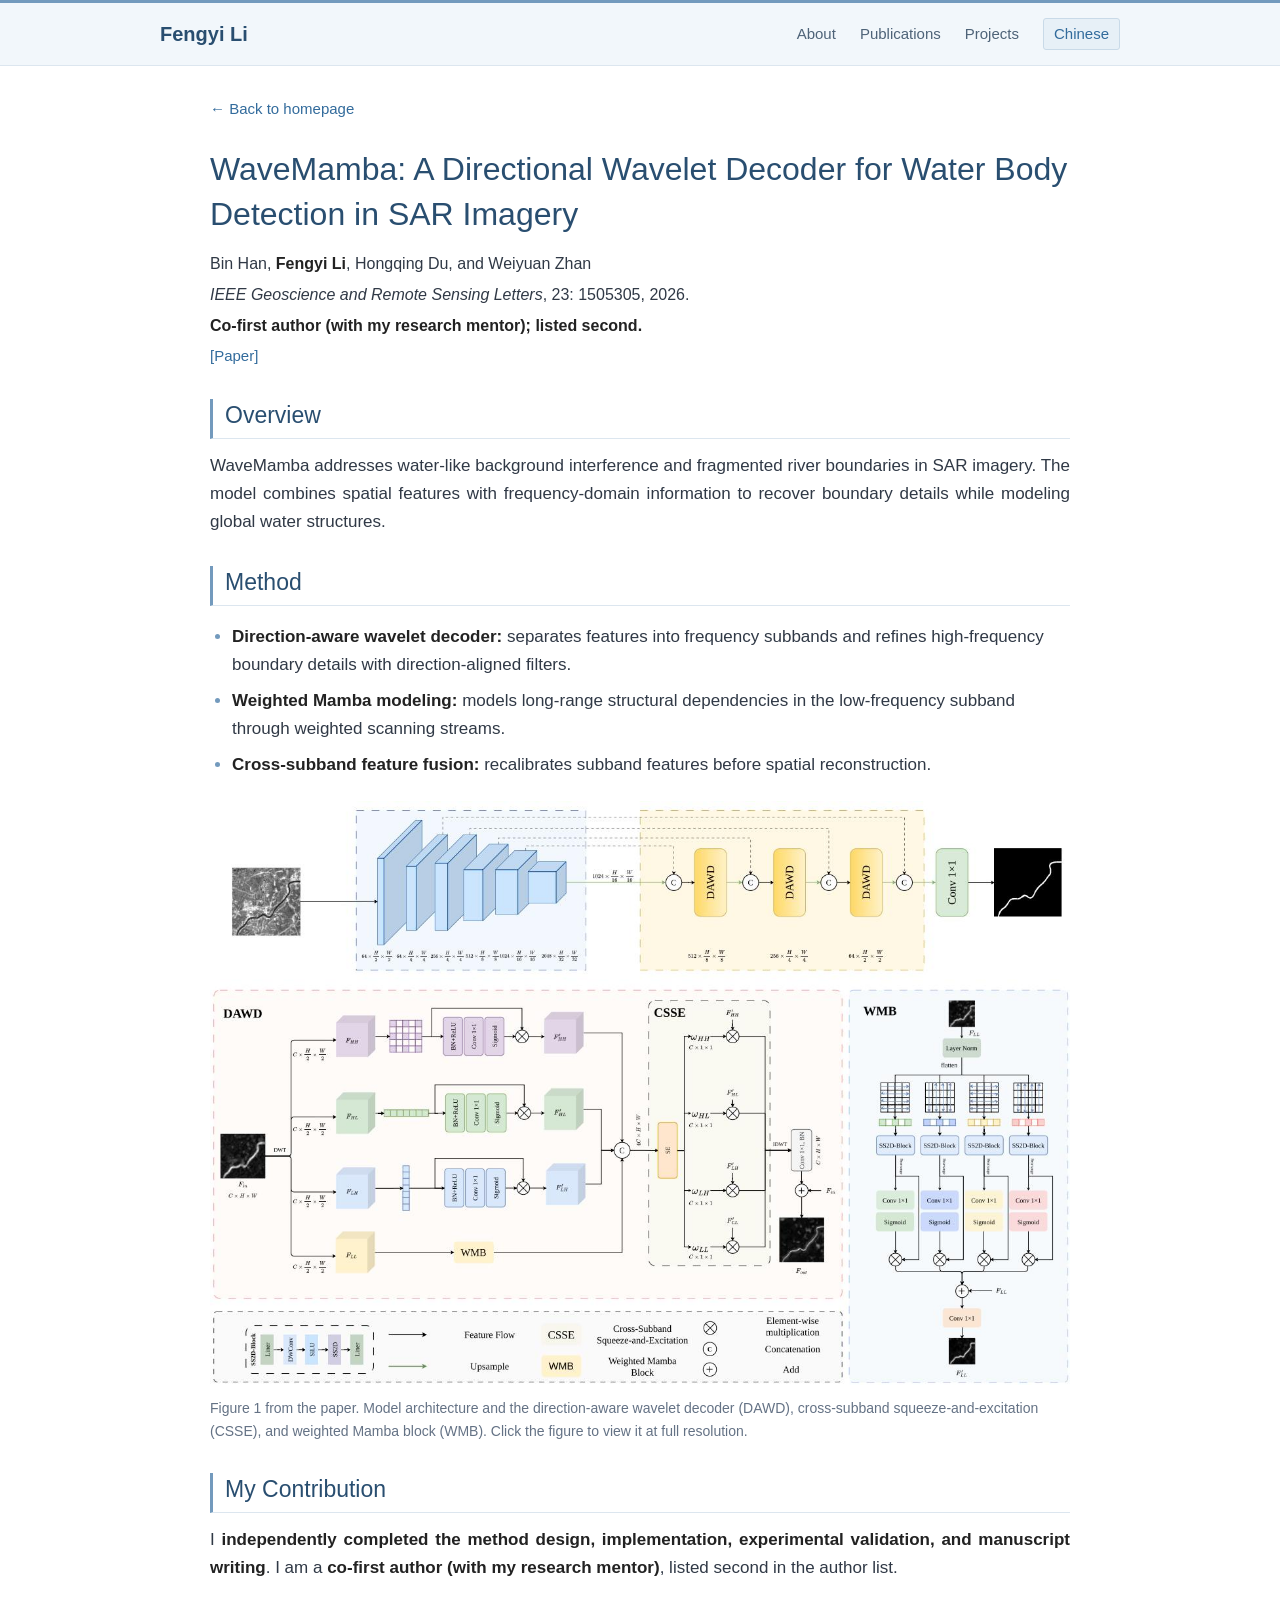
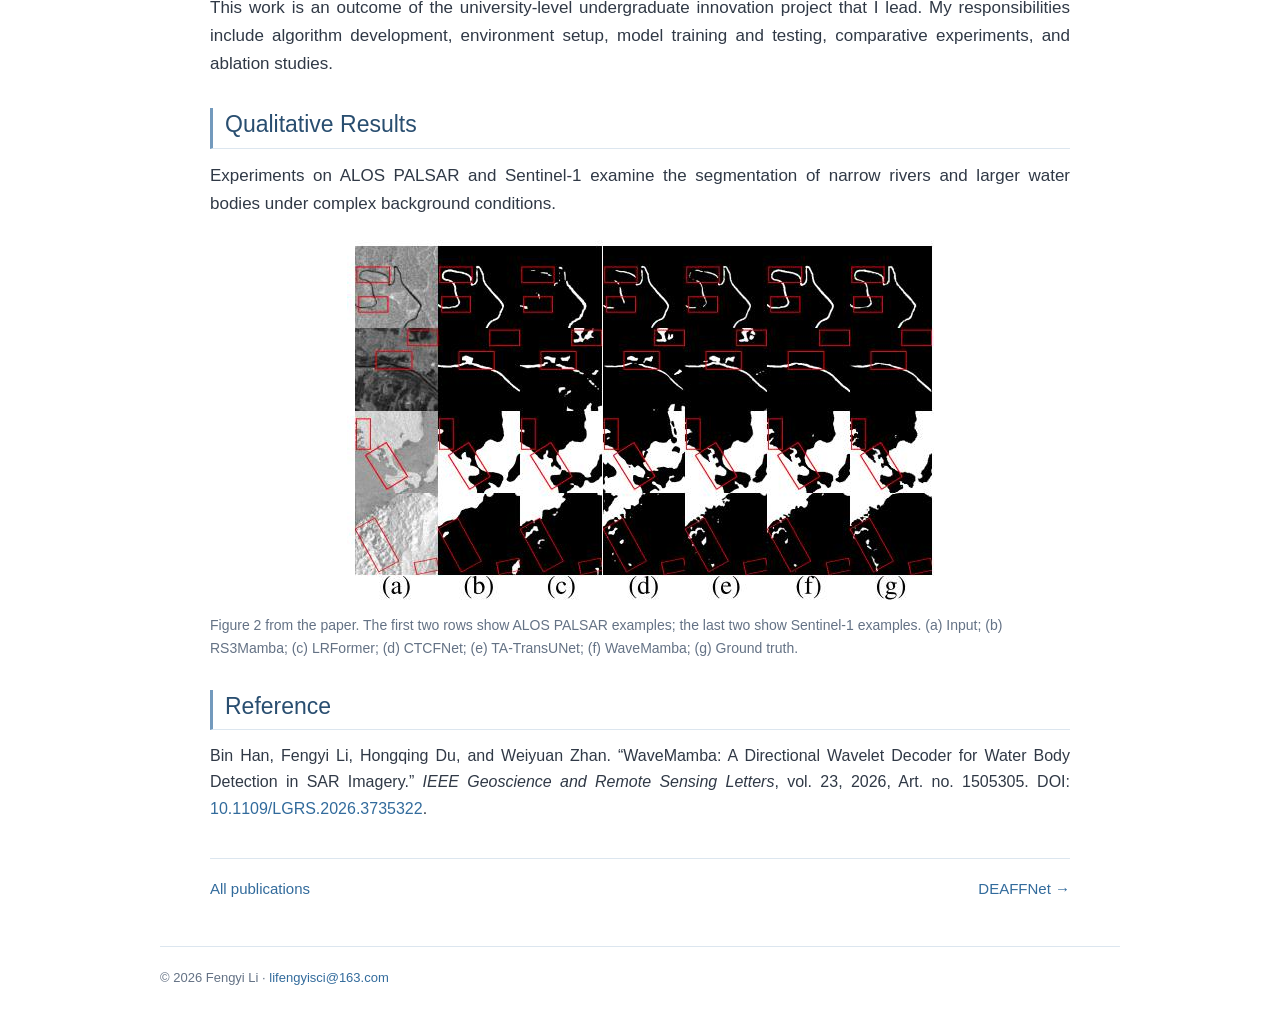
<file: projects/wavemamba.html>
<!doctype html>
<html lang="en">
<head>
  <meta charset="utf-8">
  <meta name="viewport" content="width=device-width, initial-scale=1">
  <meta name="description" content="WaveMamba, IEEE GRSL 2026. Fengyi Li: co-first author (with my research mentor), listed second.">
  <meta name="theme-color" content="#ffffff">
  <title>WaveMamba | Fengyi Li</title>
  <link rel="icon" href="../assets/favicon.svg" type="image/svg+xml">
  <link rel="stylesheet" href="../assets/style.css">
  <script src="../assets/main.js" defer></script>
</head>
<body>
  <a class="skip-link" href="#main">Skip to content</a>
  <header class="site-header"><div class="container header-inner"><a class="site-name" href="../index.html">Fengyi Li</a><nav class="site-nav" aria-label="Main navigation"><a href="../index.html#about">About</a><a href="../index.html#research">Publications</a><a href="../index.html#projects">Projects</a><a class="language-switch" href="wavemamba.zh.html" lang="en" aria-label="Switch to Chinese">Chinese</a></nav></div></header>
  <main id="main" class="container project-main">
    <a class="back-link" href="../index.html#research">← Back to homepage</a>
    <header class="project-header">
      <h1>WaveMamba: A Directional Wavelet Decoder for Water Body Detection in SAR Imagery</h1>
      <div class="project-meta"><p>Bin Han, <strong>Fengyi Li</strong>, Hongqing Du, and Weiyuan Zhan</p><p><em>IEEE Geoscience and Remote Sensing Letters</em>, 23: 1505305, 2026.</p><p><strong>Co-first author (with my research mentor); listed second.</strong></p><p class="paper-links"><a href="https://doi.org/10.1109/LGRS.2026.3735322" target="_blank" rel="noopener noreferrer">[Paper]</a></p></div>
    </header>
    <section id="overview"><h2>Overview</h2><p>WaveMamba addresses water-like background interference and fragmented river boundaries in SAR imagery. The model combines spatial features with frequency-domain information to recover boundary details while modeling global water structures.</p></section>
    <section id="method"><h2>Method</h2><ul><li><strong>Direction-aware wavelet decoder:</strong> separates features into frequency subbands and refines high-frequency boundary details with direction-aligned filters.</li><li><strong>Weighted Mamba modeling:</strong> models long-range structural dependencies in the low-frequency subband through weighted scanning streams.</li><li><strong>Cross-subband feature fusion:</strong> recalibrates subband features before spatial reconstruction.</li></ul><figure class="paper-figure"><a href="../assets/wavemamba-architecture.jpg" target="_blank" rel="noopener"><img src="../assets/wavemamba-architecture.jpg" alt="WaveMamba architecture and its DAWD, CSSE, and WMB components" width="1312" height="890"></a><figcaption>Figure 1 from the paper. Model architecture and the direction-aware wavelet decoder (DAWD), cross-subband squeeze-and-excitation (CSSE), and weighted Mamba block (WMB). Click the figure to view it at full resolution.</figcaption></figure></section>
    <section id="contribution"><h2>My Contribution</h2><p>I <strong>independently completed the method design, implementation, experimental validation, and manuscript writing</strong>. I am a <strong>co-first author (with my research mentor)</strong>, listed second in the author list.</p><p>This work is an outcome of the university-level undergraduate innovation project that I lead. My responsibilities include algorithm development, environment setup, model training and testing, comparative experiments, and ablation studies.</p></section>
    <section id="results"><h2>Qualitative Results</h2><p>Experiments on ALOS PALSAR and Sentinel-1 examine the segmentation of narrow rivers and larger water bodies under complex background conditions.</p><figure class="paper-figure"><a href="../assets/wavemamba-results.jpg" target="_blank" rel="noopener"><img src="../assets/wavemamba-results.jpg" alt="Qualitative comparisons between WaveMamba and other segmentation methods on ALOS PALSAR and Sentinel-1" width="587" height="362" loading="lazy"></a><figcaption>Figure 2 from the paper. The first two rows show ALOS PALSAR examples; the last two show Sentinel-1 examples. (a) Input; (b) RS3Mamba; (c) LRFormer; (d) CTCFNet; (e) TA-TransUNet; (f) WaveMamba; (g) Ground truth.</figcaption></figure></section>
    <section id="citation"><h2>Reference</h2><p class="citation">Bin Han, Fengyi Li, Hongqing Du, and Weiyuan Zhan. “WaveMamba: A Directional Wavelet Decoder for Water Body Detection in SAR Imagery.” <em>IEEE Geoscience and Remote Sensing Letters</em>, vol. 23, 2026, Art. no. 1505305. DOI: <a href="https://doi.org/10.1109/LGRS.2026.3735322" target="_blank" rel="noopener noreferrer">10.1109/LGRS.2026.3735322</a>.</p></section>
    <nav class="project-navigation" aria-label="Project navigation"><a href="../index.html#research">All publications</a><a href="deaffnet.html">DEAFFNet →</a></nav>
  </main>
  <footer class="container site-footer">© <span data-year>2026</span> Fengyi Li · <a href="mailto:lifengyisci@163.com">lifengyisci@163.com</a></footer>
</body>
</html>
</file>
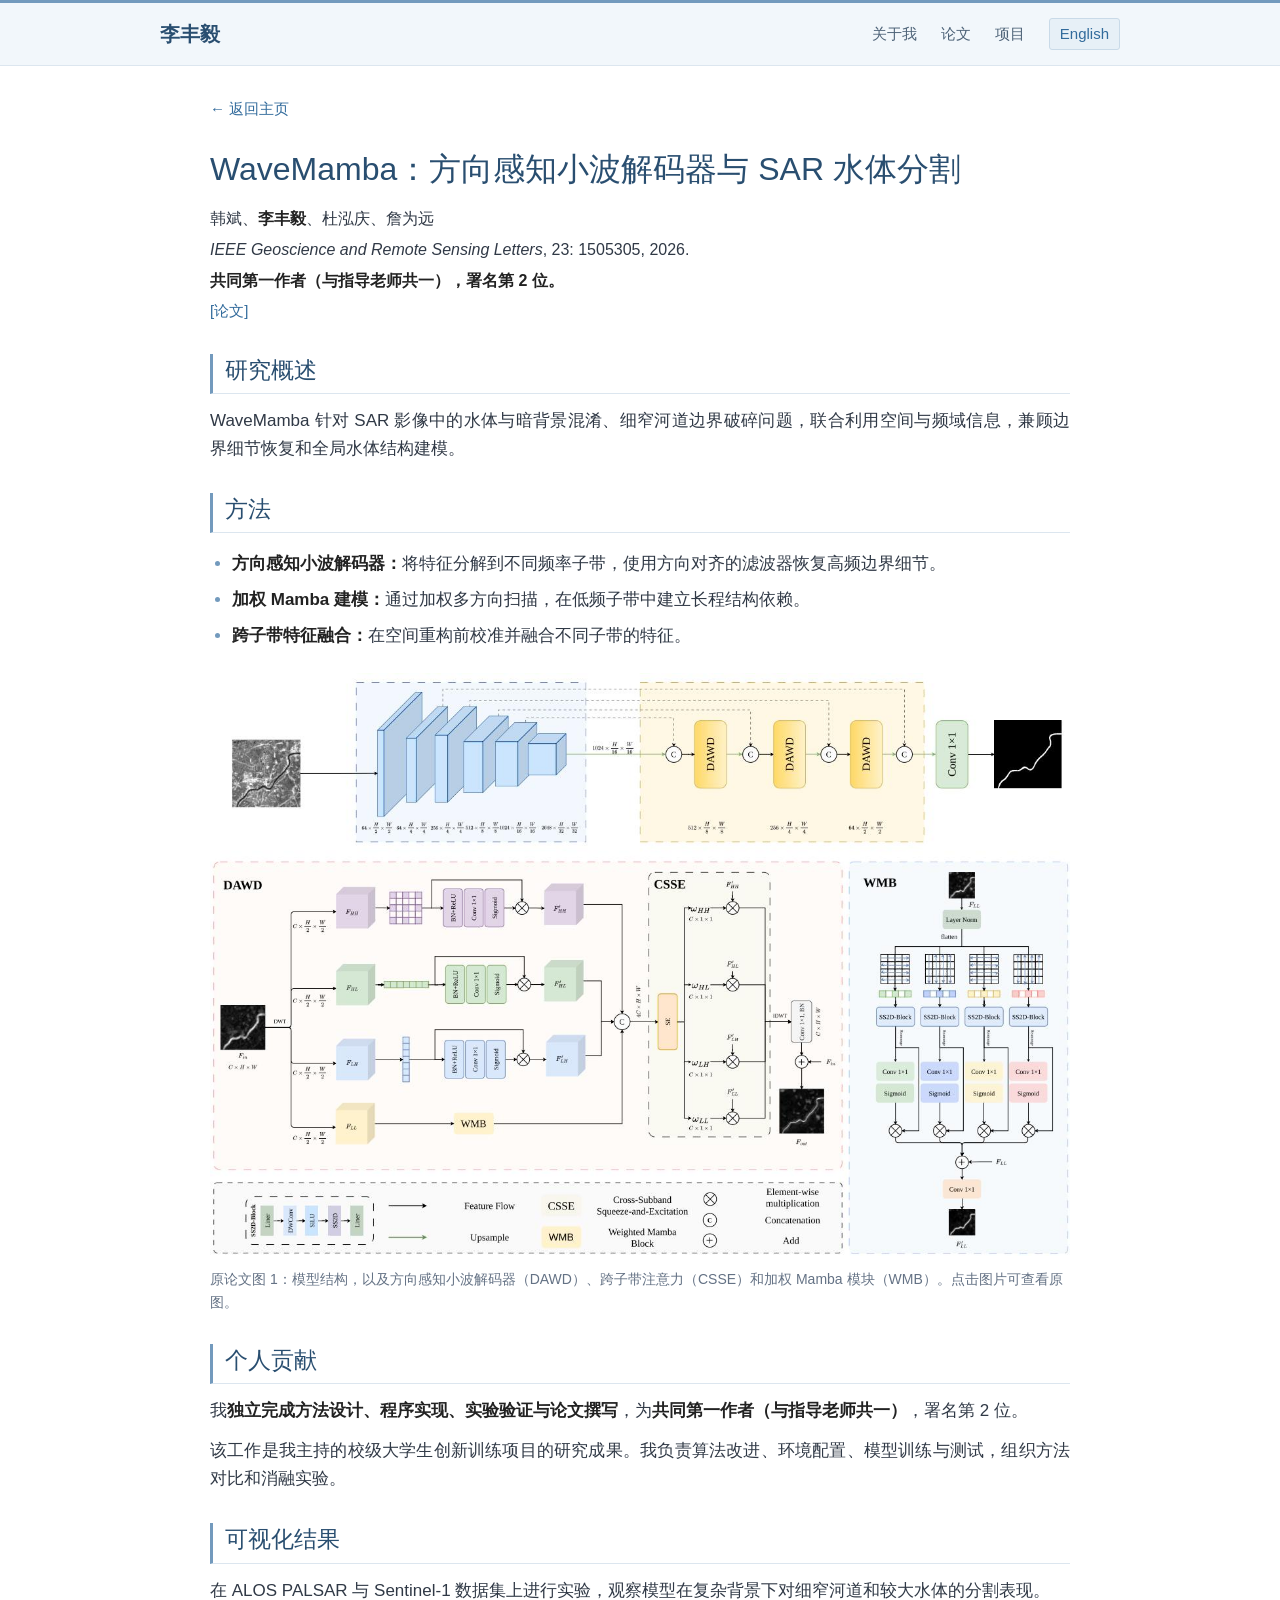
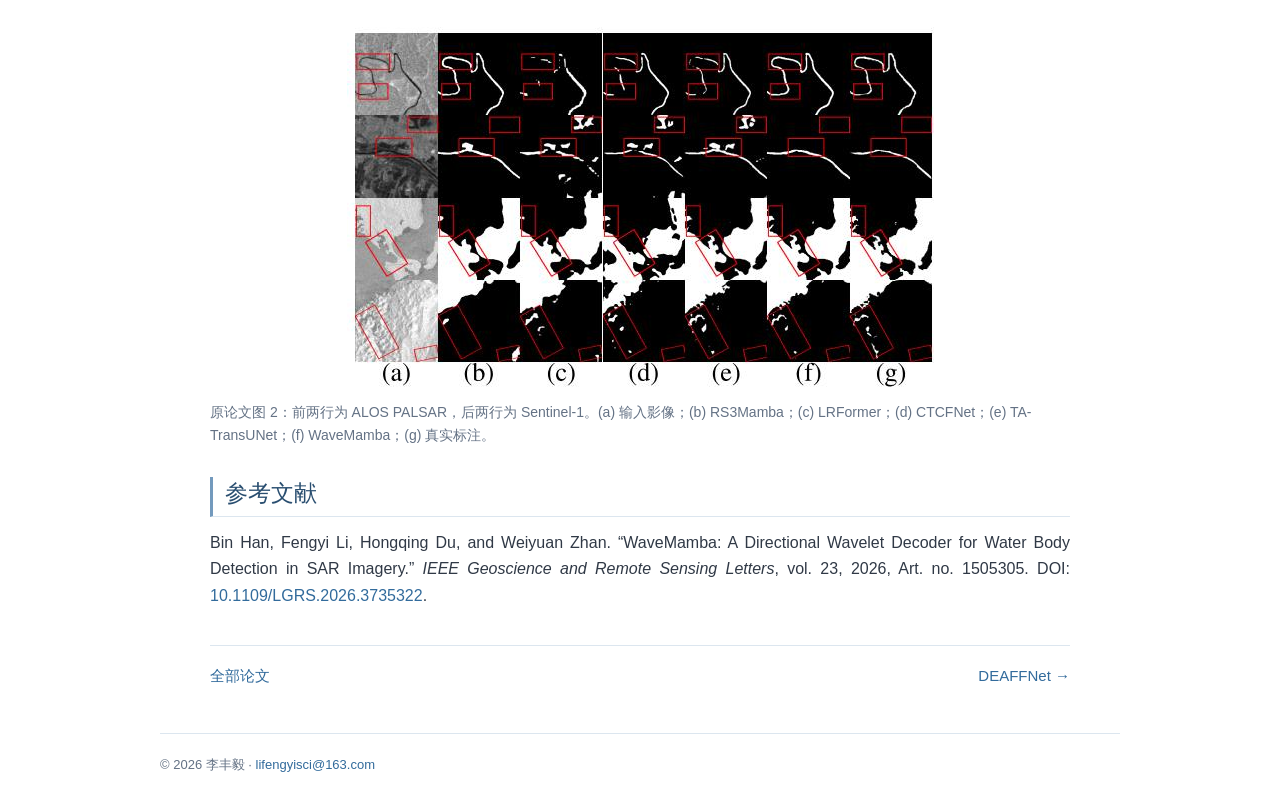
<file: projects/wavemamba.zh.html>
<!doctype html>
<html lang="zh-CN">
<head>
  <meta charset="utf-8">
  <meta name="viewport" content="width=device-width, initial-scale=1">
  <meta name="description" content="WaveMamba，IEEE GRSL 2026。李丰毅为共同第一作者（与指导老师共一），署名第 2 位。">
  <meta name="theme-color" content="#ffffff">
  <title>WaveMamba | 李丰毅</title>
  <link rel="icon" href="../assets/favicon.svg" type="image/svg+xml">
  <link rel="stylesheet" href="../assets/style.css">
  <script src="../assets/main.js" defer></script>
</head>
<body>
  <a class="skip-link" href="#main">跳转到正文</a>
  <header class="site-header"><div class="container header-inner"><a class="site-name" href="../index.zh.html">李丰毅</a><nav class="site-nav" aria-label="主导航"><a href="../index.zh.html#about">关于我</a><a href="../index.zh.html#research">论文</a><a href="../index.zh.html#projects">项目</a><a class="language-switch" href="wavemamba.html" lang="en" aria-label="切换至英文">English</a></nav></div></header>
  <main id="main" class="container project-main">
    <a class="back-link" href="../index.zh.html#research">← 返回主页</a>
    <header class="project-header">
      <h1>WaveMamba：方向感知小波解码器与 SAR 水体分割</h1>
      <div class="project-meta"><p>韩斌、<strong>李丰毅</strong>、杜泓庆、詹为远</p><p><em>IEEE Geoscience and Remote Sensing Letters</em>, 23: 1505305, 2026.</p><p><strong>共同第一作者（与指导老师共一），署名第 2 位。</strong></p><p class="paper-links"><a href="https://doi.org/10.1109/LGRS.2026.3735322" target="_blank" rel="noopener noreferrer">[论文]</a></p></div>
    </header>
    <section id="overview"><h2>研究概述</h2><p>WaveMamba 针对 SAR 影像中的水体与暗背景混淆、细窄河道边界破碎问题，联合利用空间与频域信息，兼顾边界细节恢复和全局水体结构建模。</p></section>
    <section id="method"><h2>方法</h2><ul><li><strong>方向感知小波解码器：</strong>将特征分解到不同频率子带，使用方向对齐的滤波器恢复高频边界细节。</li><li><strong>加权 Mamba 建模：</strong>通过加权多方向扫描，在低频子带中建立长程结构依赖。</li><li><strong>跨子带特征融合：</strong>在空间重构前校准并融合不同子带的特征。</li></ul><figure class="paper-figure"><a href="../assets/wavemamba-architecture.jpg" target="_blank" rel="noopener"><img src="../assets/wavemamba-architecture.jpg" alt="WaveMamba 模型结构及 DAWD、CSSE 和 WMB 模块" width="1312" height="890"></a><figcaption>原论文图 1：模型结构，以及方向感知小波解码器（DAWD）、跨子带注意力（CSSE）和加权 Mamba 模块（WMB）。点击图片可查看原图。</figcaption></figure></section>
    <section id="contribution"><h2>个人贡献</h2><p>我<strong>独立完成方法设计、程序实现、实验验证与论文撰写</strong>，为<strong>共同第一作者（与指导老师共一）</strong>，署名第 2 位。</p><p>该工作是我主持的校级大学生创新训练项目的研究成果。我负责算法改进、环境配置、模型训练与测试，组织方法对比和消融实验。</p></section>
    <section id="results"><h2>可视化结果</h2><p>在 ALOS PALSAR 与 Sentinel-1 数据集上进行实验，观察模型在复杂背景下对细窄河道和较大水体的分割表现。</p><figure class="paper-figure"><a href="../assets/wavemamba-results.jpg" target="_blank" rel="noopener"><img src="../assets/wavemamba-results.jpg" alt="WaveMamba 与其他方法在 ALOS PALSAR 和 Sentinel-1 上的分割结果对比" width="587" height="362" loading="lazy"></a><figcaption>原论文图 2：前两行为 ALOS PALSAR，后两行为 Sentinel-1。(a) 输入影像；(b) RS3Mamba；(c) LRFormer；(d) CTCFNet；(e) TA-TransUNet；(f) WaveMamba；(g) 真实标注。</figcaption></figure></section>
    <section id="citation"><h2>参考文献</h2><p class="citation">Bin Han, Fengyi Li, Hongqing Du, and Weiyuan Zhan. “WaveMamba: A Directional Wavelet Decoder for Water Body Detection in SAR Imagery.” <em>IEEE Geoscience and Remote Sensing Letters</em>, vol. 23, 2026, Art. no. 1505305. DOI: <a href="https://doi.org/10.1109/LGRS.2026.3735322" target="_blank" rel="noopener noreferrer">10.1109/LGRS.2026.3735322</a>.</p></section>
    <nav class="project-navigation" aria-label="项目导航"><a href="../index.zh.html#research">全部论文</a><a href="deaffnet.zh.html">DEAFFNet →</a></nav>
  </main>
  <footer class="container site-footer">© <span data-year>2026</span> 李丰毅 · <a href="mailto:lifengyisci@163.com">lifengyisci@163.com</a></footer>
</body>
</html>
</file>
<file: assets/style.css>
:root {
  color-scheme: light;
  --text: #303946;
  --muted: #647285;
  --link: #326b9c;
  --heading: #294e70;
  --accent: #739abd;
  --line: #dce6ef;
  --soft: #f2f7fb;
}
* { box-sizing: border-box; }
html { scroll-padding-top: 30px; }
body { margin: 0; background: #fff; color: var(--text); font: 17px/1.65 Arial, Helvetica, sans-serif; -webkit-font-smoothing: antialiased; }
a { color: var(--link); text-decoration: none; }
a:hover { text-decoration: underline; }
a:focus-visible { outline: 2px solid var(--link); outline-offset: 4px; }
h1, h2, h3, p { margin: 0; }
strong { font-weight: 600; color: #222; }
img { display: block; max-width: 100%; height: auto; }
.container { width: min(960px, calc(100% - 64px)); margin-inline: auto; }
.skip-link { position: absolute; top: 0; left: 15px; padding: 8px 14px; background: #fff; z-index: 10; transform: translateY(-150%); }
.skip-link:focus { transform: translateY(0); }
.site-header { background: var(--soft); border-top: 3px solid var(--accent); border-bottom: 1px solid var(--line); }
.header-inner { min-height: 62px; display: flex; justify-content: space-between; align-items: center; gap: 28px; padding-block: 13px; }
.site-name { color: var(--heading); font-size: 20px; font-weight: 600; white-space: nowrap; }
.site-nav { display: flex; flex-wrap: wrap; align-items: center; gap: 9px 24px; font-size: 15px; }
.site-nav a { color: #4e6378; }
.site-nav a:hover { color: var(--link); }
.profile { padding-top: 43px; }
h1 { color: var(--heading); font-size: 38px; line-height: 1.25; font-weight: 500; margin-bottom: 12px; }
.position { font-size: 18px; margin-bottom: 12px; }
.affiliation { line-height: 1.6; }
.profile-links { display: flex; flex-wrap: wrap; gap: 9px 14px; margin-top: 16px; }
.profile-links > span { color: #9aafc1; }
.biography { margin-top: 27px; }
.biography p,
.publication .contribution,
.experience > p:not(.entry-meta, .paper-links),
.project-main section > p { text-align: justify; }
.biography p + p { margin-top: 15px; }
main > section + section { margin-top: 37px; }
h2 { color: var(--heading); font-size: 26px; font-weight: 500; line-height: 1.4; border-left: 3px solid var(--accent); border-bottom: 1px solid var(--line); padding: 0 0 7px 12px; margin-bottom: 22px; }
h3 { font-size: 17px; line-height: 1.55; font-weight: 600; color: #222; }
.publication { display: grid; grid-template-columns: 165px minmax(0, 1fr); gap: 27px; margin-bottom: 29px; align-items: start; }
.publication-image { display: block; margin-top: 5px; }
.publication-image img { width: 165px; max-height: 135px; object-fit: contain; }
.publication h3 a { color: var(--link); }
.publication p { font-size: 16px; line-height: 1.6; margin-top: 4px; }
.publication .authors { margin-top: 7px; }
.publication .contribution { margin-top: 8px; padding-left: 10px; border-left: 2px solid var(--line); color: #536477; font-size: 15px; }
.publication-label { margin-top: 8px; padding-block: 10px; background: var(--soft); color: var(--heading); font-size: 18px; text-align: center; font-weight: 500; }
.paper-links { display: flex; flex-wrap: wrap; gap: 5px 13px; font-size: 15px; margin-top: 7px; }
.experience + .experience { margin-top: 25px; }
.entry-heading { display: flex; justify-content: space-between; align-items: baseline; gap: 9px 24px; margin-bottom: 5px; }
.entry-heading h3 { flex: 1; }
.date { color: var(--muted); font-size: 14px; white-space: nowrap; }
.entry-meta { color: var(--muted); font-size: 15px; margin-bottom: 8px; }
.experience > p:not(.entry-meta, .paper-links) { font-size: 16px; }
.project-award { margin-top: 8px; }
.education-list { margin: 12px 0 0; padding-left: 21px; font-size: 16px; }
.education-list li + li { margin-top: 4px; }
.education-list li::marker, .project-main li::marker { color: var(--accent); }
.award-list { list-style: none; padding: 0; margin: 0; font-size: 16px; }
.award-list li { display: grid; grid-template-columns: 96px minmax(0, 1fr); gap: 14px; margin-bottom: 11px; }
.award-list li:first-child { background: var(--soft); border-left: 3px solid var(--accent); padding: 10px 14px; margin-left: -17px; }
.award-list li:first-child strong { color: var(--heading); }
.award-date { color: var(--muted); font-size: 15px; }
.contact p { font-size: 16px; }
.site-footer { padding-block: 20px 28px; margin-top: 44px; border-top: 1px solid var(--line); color: var(--muted); font-size: 13px; }
.project-main { max-width: 860px; padding-top: 29px; }
.back-link { font-size: 15px; }
.project-header { margin-top: 24px; }
.project-header h1 { font-size: 32px; line-height: 1.4; margin-bottom: 13px; }
.project-subtitle { color: var(--muted); font-size: 18px; margin-bottom: 15px; }
.project-meta { font-size: 16px; line-height: 1.7; }
.project-meta p + p { margin-top: 4px; }
.project-main section { margin-top: 30px; }
.project-main section h2 { font-size: 23px; margin-bottom: 13px; }
.project-main section p + p { margin-top: 12px; }
.project-main ul { padding-left: 22px; }
.project-main li + li { margin-top: 8px; }
.paper-figure { margin: 22px 0; }
.paper-figure img { max-height: 650px; object-fit: contain; margin-inline: auto; }
figcaption { font-size: 14px; color: var(--muted); line-height: 1.65; margin-top: 12px; }
.citation { font-size: 16px; overflow-wrap: anywhere; }
.project-navigation { display: flex; flex-wrap: wrap; justify-content: space-between; gap: 16px; margin-top: 36px; padding-top: 18px; border-top: 1px solid var(--line); font-size: 15px; }
@media (max-width: 760px) {
  .container { width: calc(100% - 40px); }
  .header-inner { gap: 12px; align-items: flex-start; }
  .site-nav { gap: 7px 16px; justify-content: flex-end; font-size: 14px; }
  .publication { grid-template-columns: 135px minmax(0, 1fr); gap: 20px; }
  .publication-image img { width: 135px; }
  .entry-heading { flex-direction: column; gap: 2px; }
}
@media (max-width: 520px) {
  body { font-size: 16px; line-height: 1.7; }
  .container { width: calc(100% - 36px); }
  .header-inner { display: block; padding-block: 13px; }
  .site-name { font-size: 19px; }
  .site-nav { justify-content: flex-start; margin-top: 9px; gap: 6px 17px; font-size: 14px; }
  .profile { padding-top: 30px; }
  h1 { font-size: 33px; }
  .position { font-size: 17px; }
  .affiliation { font-size: 16px; }
  h2 { font-size: 24px; }
  .publication { grid-template-columns: 1fr; gap: 12px; margin-bottom: 27px; }
  .publication-image img { width: 180px; max-height: 125px; }
  .publication-label { display: none; }
  .publication p, .experience > p:not(.entry-meta, .paper-links), .award-list { font-size: 16px; }
  .publication .contribution { font-size: 15px; }
  .award-list li { grid-template-columns: 77px minmax(0, 1fr); gap: 10px; }
  .award-date { font-size: 14px; }
  .project-header h1 { font-size: 28px; }
  .project-subtitle { font-size: 17px; }
}

.site-nav .language-switch { color: var(--link); background: #e7f0f7; border: 1px solid #c9dae8; border-radius: 3px; padding: 2px 10px; line-height: 1.7; }
.site-nav .language-switch:hover { background: #dceaf5; text-decoration: none; }
html[lang="zh-CN"] body { font-family: Arial, "PingFang SC", "Microsoft YaHei", sans-serif; }
</file>
